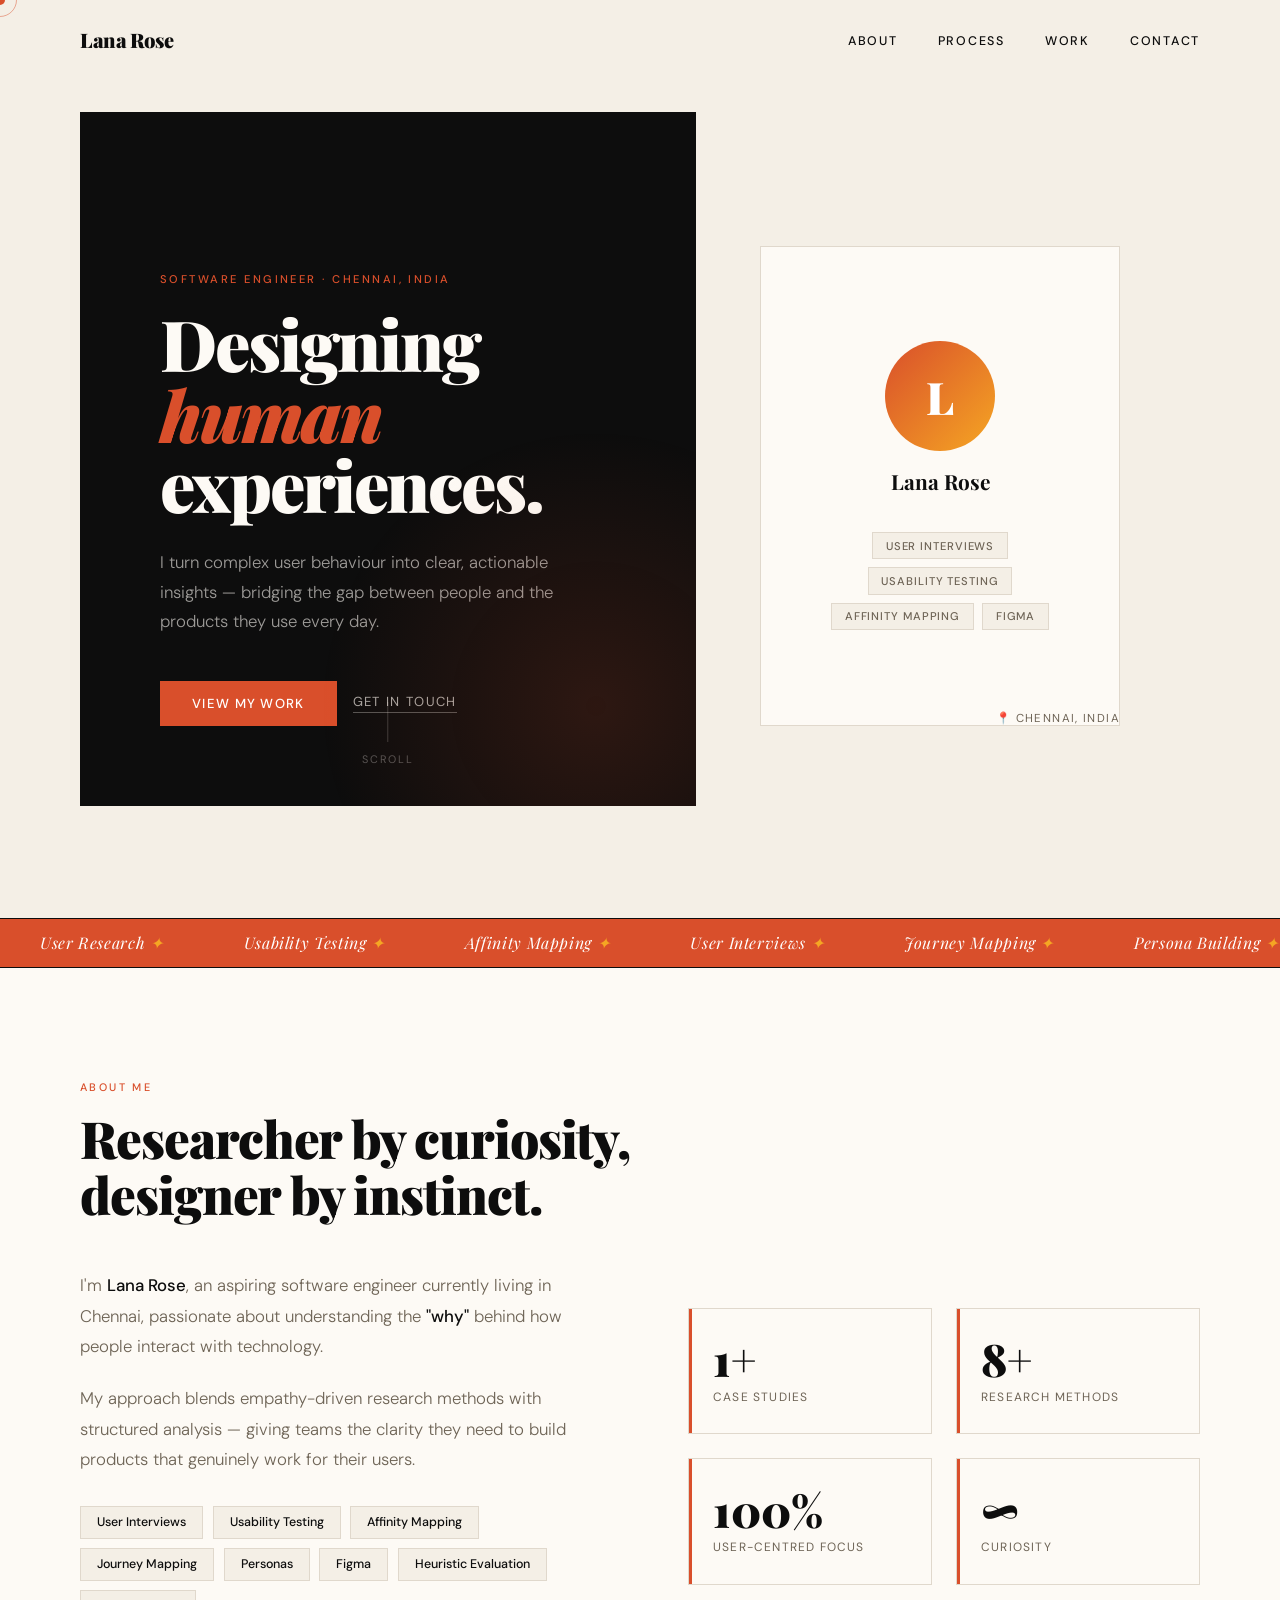
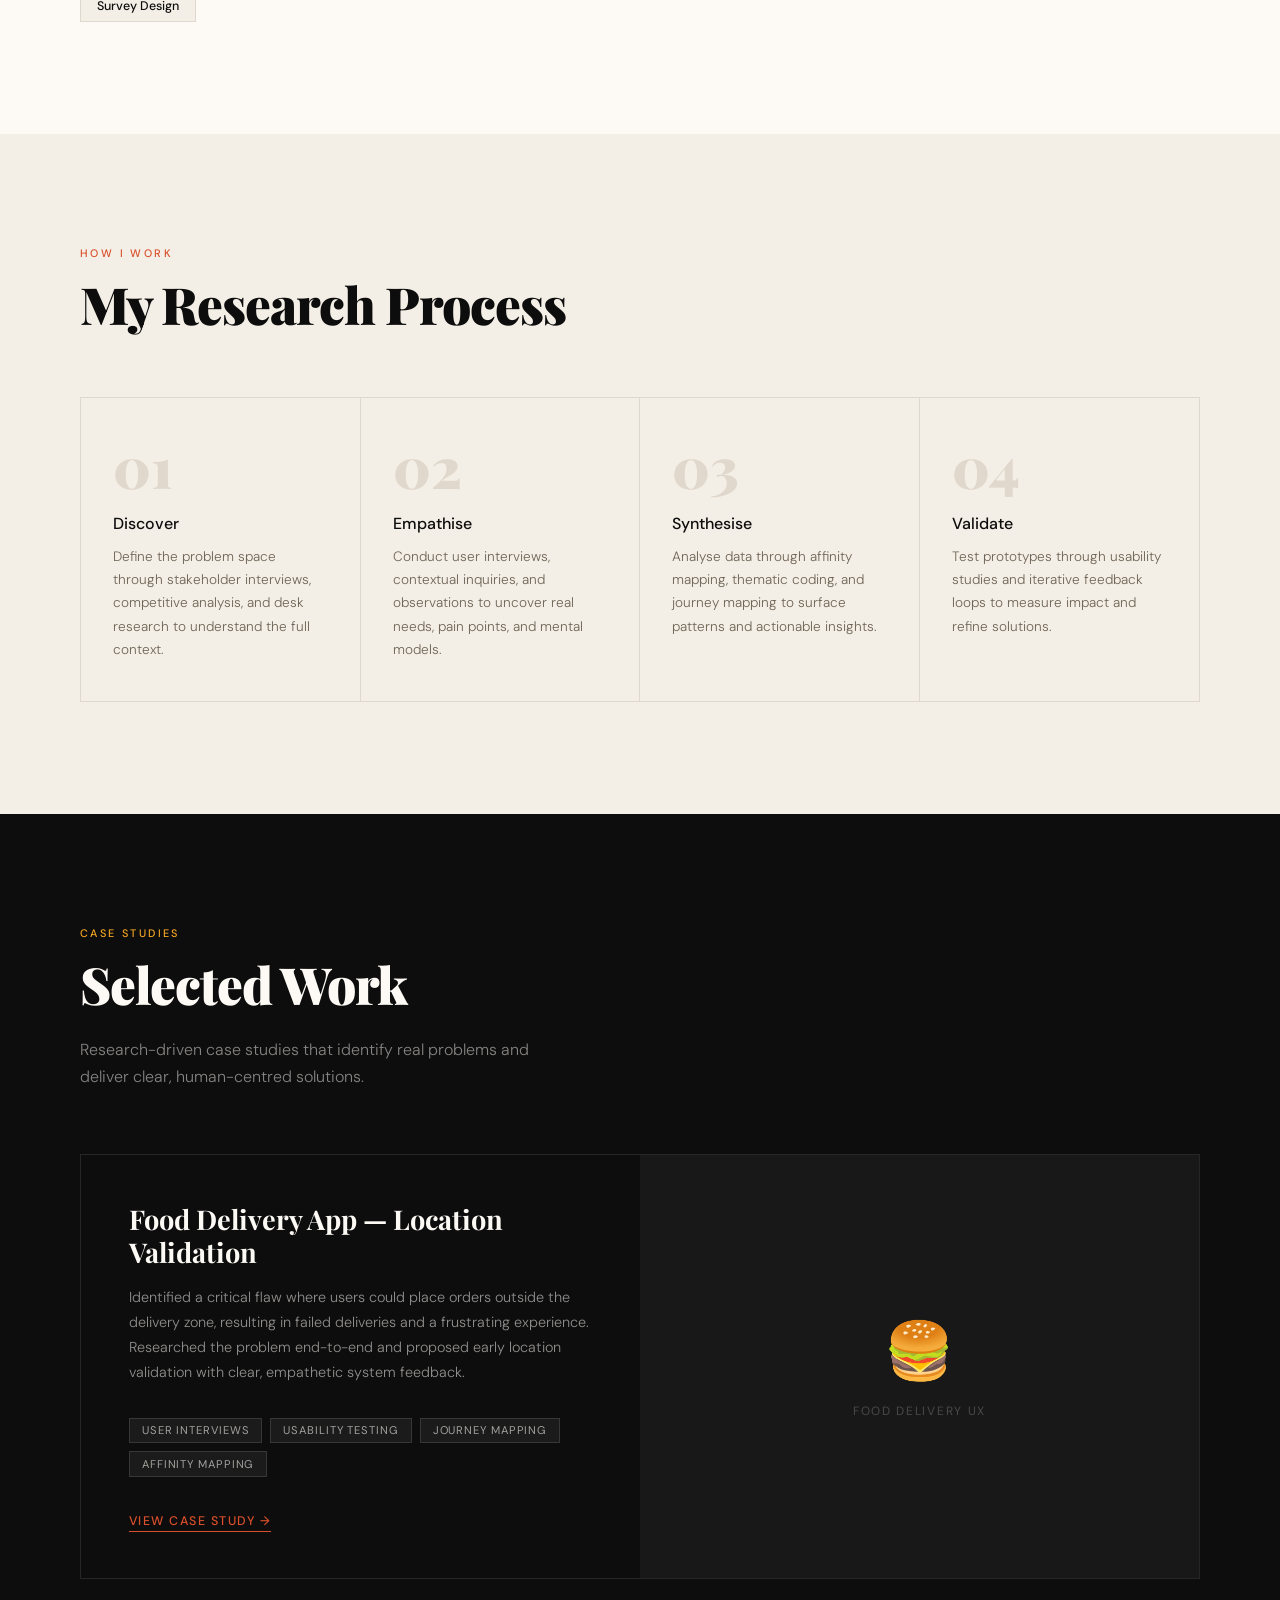
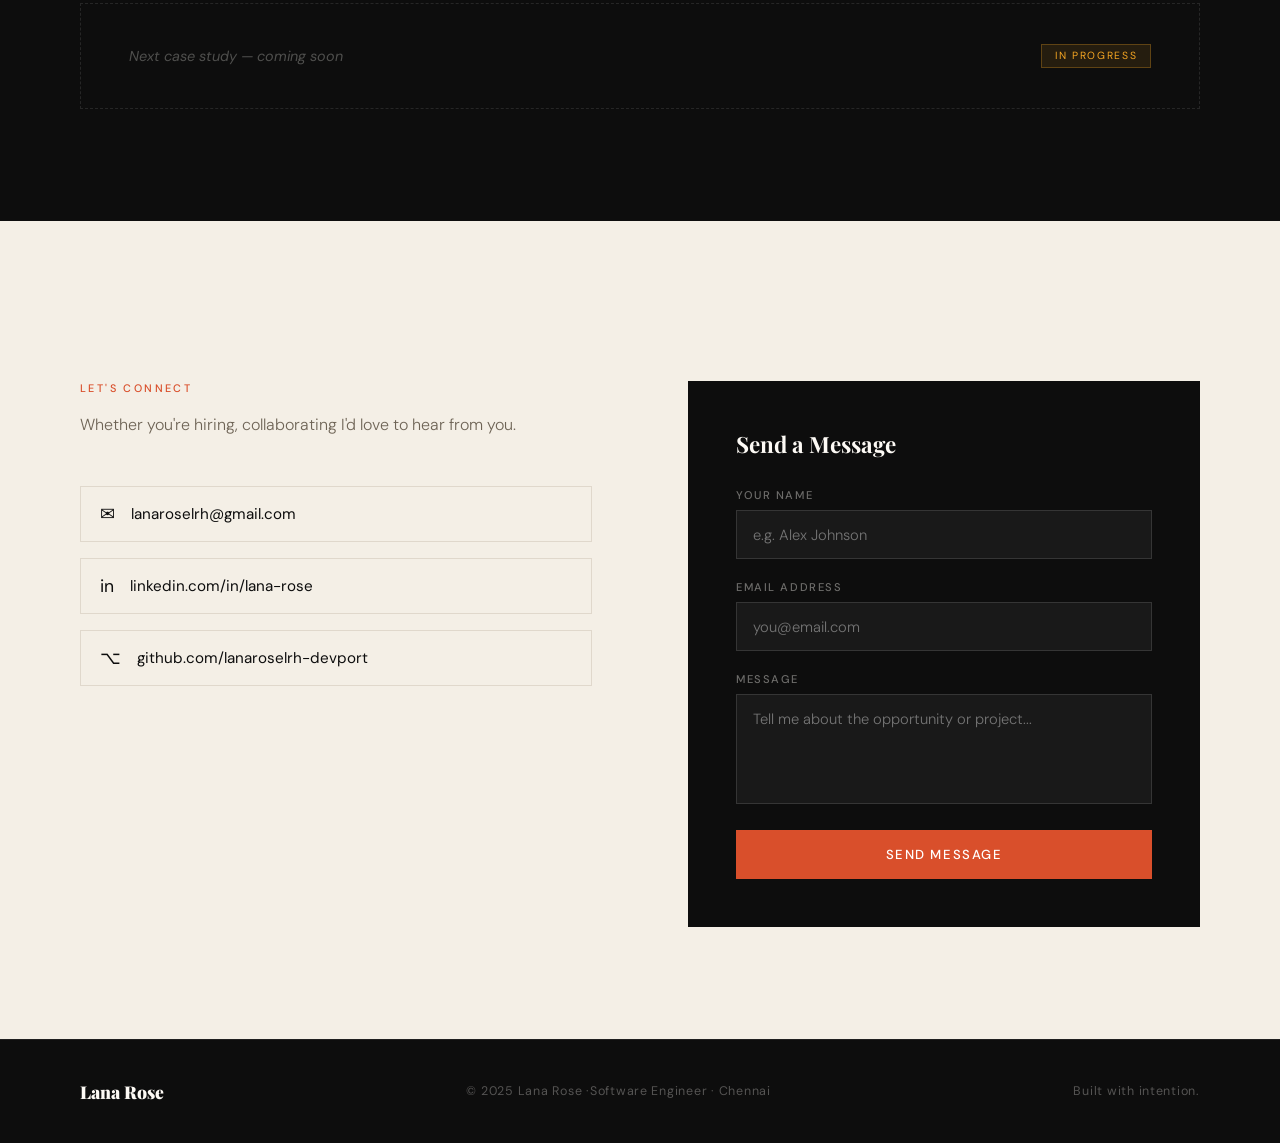
<file: index.html>
<!DOCTYPE html>
<html lang="en">
<head>
  <meta charset="UTF-8" />
  <meta name="viewport" content="width=device-width, initial-scale=1.0"/>
  <title>Lana Rose — UX Researcher</title>
  <link href="https://fonts.googleapis.com/css2?family=Playfair+Display:ital,wght@0,700;0,900;1,700&family=DM+Sans:opsz,wght@9..40,300;9..40,400;9..40,500&display=swap" rel="stylesheet"/>
  <style>
    :root {
      --ink: #0d0d0d;
      --cream: #f4efe6;
      --white: #fdfaf5;
      --accent: #d94f2b;
      --accent-light: #f5a623;
      --muted: #6e6456;
      --border: #e0d8cc;
    }

    *, *::before, *::after { box-sizing: border-box; margin: 0; padding: 0; }
    html { scroll-behavior: smooth; }

    body {
      background: var(--cream);
      color: var(--ink);
      font-family: 'DM Sans', sans-serif;
      overflow-x: hidden;
      cursor: none;
    }

    /* CURSOR */
    .cursor {
      width: 10px; height: 10px;
      background: var(--accent);
      border-radius: 50%;
      position: fixed; top: 0; left: 0;
      pointer-events: none; z-index: 9999;
      transform: translate(-50%,-50%);
    }
    .cursor-ring {
      width: 34px; height: 34px;
      border: 1.5px solid var(--accent);
      border-radius: 50%;
      position: fixed; top: 0; left: 0;
      pointer-events: none; z-index: 9998;
      transform: translate(-50%,-50%);
      opacity: 0.45;
    }

    /* NAV */
    nav {
      position: fixed; top: 0; width: 100%; z-index: 200;
      display: flex; justify-content: space-between; align-items: center;
      padding: 1.6rem 5rem;
    }
    nav.scrolled {
      background: rgba(244,239,230,0.92);
      backdrop-filter: blur(12px);
      border-bottom: 1px solid var(--border);
    }
    .nav-logo {
      font-family: 'Playfair Display', serif;
      font-weight: 900; font-size: 1.25rem;
      color: var(--ink); text-decoration: none;
      letter-spacing: -0.02em;
    }
    .nav-links { display: flex; gap: 2.5rem; list-style: none; }
    .nav-links a {
      font-size: 0.78rem; letter-spacing: 0.14em;
      text-transform: uppercase; font-weight: 500;
      color: var(--ink); text-decoration: none;
      transition: color .2s;
    }
    .nav-links a:hover { color: var(--accent); }

    /* HERO */
    .hero {
      min-height: 100vh;
      display: grid;
      grid-template-columns: 55% 45%;
      overflow: hidden;
    }
    .hero-left {
      background: var(--ink);
      padding: 10rem 5rem 5rem;
      display: flex; flex-direction: column; justify-content: flex-end;
      position: relative; overflow: hidden;
    }
    .hero-left::after {
      content: '';
      position: absolute;
      width: 600px; height: 600px; border-radius: 50%;
      background: radial-gradient(circle, rgba(217,79,43,0.16), transparent 65%);
      bottom: -200px; right: -200px;
      pointer-events: none;
    }
    .hero-eyebrow {
      font-size: 0.7rem; letter-spacing: 0.22em;
      text-transform: uppercase; color: var(--accent);
      font-weight: 500; margin-bottom: 1.4rem;
      opacity: 0; animation: fadeUp 0.7s 0.2s forwards;
    }
    .hero-name {
      font-family: 'Playfair Display', serif;
      font-size: clamp(3.2rem, 5.5vw, 5.2rem);
      font-weight: 900; color: var(--white);
      line-height: 1.0; letter-spacing: -0.03em;
      margin-bottom: 1.8rem;
      opacity: 0; animation: fadeUp 0.7s 0.35s forwards;
    }
    .hero-name em { font-style: italic; color: var(--accent); }
    .hero-desc {
      font-size: 1.05rem; line-height: 1.75;
      color: rgba(253,250,245,0.6);
      max-width: 400px; margin-bottom: 2.8rem; font-weight: 300;
      opacity: 0; animation: fadeUp 0.7s 0.5s forwards;
    }
    .hero-cta-row {
      display: flex; gap: 1rem; align-items: center;
      opacity: 0; animation: fadeUp 0.7s 0.65s forwards;
    }
    .btn-primary {
      background: var(--accent); color: #fff;
      padding: 0.85rem 2rem; border: none;
      font-family: 'DM Sans', sans-serif;
      font-size: 0.82rem; font-weight: 500;
      letter-spacing: 0.1em; text-transform: uppercase;
      text-decoration: none; display: inline-block;
      transition: background .2s, transform .2s;
    }
    .btn-primary:hover { background: #bf3a1f; transform: translateY(-2px); }
    .btn-ghost {
      color: rgba(253,250,245,0.65);
      font-size: 0.82rem; font-weight: 400;
      letter-spacing: 0.1em; text-transform: uppercase;
      text-decoration: none;
      border-bottom: 1px solid rgba(253,250,245,0.3);
      padding-bottom: 2px;
      transition: color .2s, border-color .2s;
    }
    .btn-ghost:hover { color: var(--white); border-color: var(--white); }

    .hero-right {
      background: var(--cream);
      display: flex; align-items: flex-end; justify-content: center;
      padding: 5rem 3rem 5rem 2rem;
      position: relative;
    }
    .hero-visual {
      width: 100%; max-width: 360px;
      aspect-ratio: 3/4;
      background: var(--white);
      border: 1px solid var(--border);
      overflow: hidden;
      opacity: 0; animation: fadeIn 1s 0.8s forwards;
    }
    .hero-visual-inner {
      width: 100%; height: 100%;
      display: flex; align-items: center; justify-content: center;
      flex-direction: column; gap: 1rem; padding: 2.5rem;
    }
    .avatar-placeholder {
      width: 110px; height: 110px; border-radius: 50%;
      background: linear-gradient(135deg, var(--accent), var(--accent-light));
      display: flex; align-items: center; justify-content: center;
      font-family: 'Playfair Display', serif;
      font-size: 2.8rem; font-weight: 900; color: #fff;
    }
    .hero-visual-text { text-align: center; }
    .hero-visual-text h3 {
      font-family: 'Playfair Display', serif;
      font-size: 1.3rem; font-weight: 700; margin-bottom: 0.3rem;
    }
    .hero-visual-text p { font-size: 0.8rem; color: var(--muted); letter-spacing: 0.06em; }
    .hero-chips {
      display: flex; flex-wrap: wrap; gap: 0.5rem;
      justify-content: center; margin-top: 1rem;
    }
    .chip {
      background: var(--cream); border: 1px solid var(--border);
      padding: 0.35rem 0.8rem;
      font-size: 0.7rem; font-weight: 500;
      letter-spacing: 0.08em; text-transform: uppercase; color: var(--muted);
    }
    .hero-location {
      position: absolute; bottom: 5rem; right: 5rem;
      font-size: 0.72rem; letter-spacing: 0.12em;
      text-transform: uppercase; color: var(--muted);
    }
    .hero-scroll-hint {
      position: absolute; bottom: 2.5rem; left: 50%;
      transform: translateX(-50%);
      font-size: 0.68rem; letter-spacing: 0.16em;
      text-transform: uppercase; color: rgba(253,250,245,0.3);
      display: flex; flex-direction: column; align-items: center; gap: 0.6rem;
    }
    .scroll-line {
      width: 1px; height: 40px;
      background: rgba(253,250,245,0.2);
      animation: scrollPulse 2s infinite;
    }

    /* MARQUEE */
    .marquee-wrap {
      background: var(--accent);
      overflow: hidden; padding: 0.85rem 0;
      border-top: 1px solid var(--ink);
      border-bottom: 1px solid var(--ink);
    }
    .marquee-track {
      display: flex; white-space: nowrap;
      animation: marquee 20s linear infinite;
    }
    .marquee-item {
      font-family: 'Playfair Display', serif;
      font-style: italic; font-size: 1rem;
      color: #fff; padding: 0 2.5rem; letter-spacing: 0.04em;
    }
    .marquee-dot { color: var(--accent-light); }

    /* SECTION BASE */
    section { padding: 7rem 5rem; }
    .section-label {
      font-size: 0.68rem; letter-spacing: 0.22em;
      text-transform: uppercase; color: var(--accent);
      font-weight: 500; margin-bottom: 1rem;
    }
    .section-title {
      font-family: 'Playfair Display', serif;
      font-size: clamp(2rem, 4vw, 3.2rem);
      font-weight: 900; line-height: 1.1;
      letter-spacing: -0.02em; margin-bottom: 1.5rem;
    }

    /* ABOUT */
    .about { background: var(--white); }
    .about-grid {
      display: grid; grid-template-columns: 1fr 1fr;
      gap: 6rem; align-items: center; margin-top: 3rem;
    }
    .about-text p {
      font-size: 1.05rem; line-height: 1.8;
      color: var(--muted); margin-bottom: 1.4rem; font-weight: 300;
    }
    .about-text p strong { color: var(--ink); font-weight: 500; }
    .about-stats {
      display: grid; grid-template-columns: 1fr 1fr; gap: 1.5rem;
    }
    .stat-card {
      border: 1px solid var(--border);
      padding: 1.8rem 1.5rem;
      position: relative; overflow: hidden;
      transition: border-color .2s;
    }
    .stat-card:hover { border-color: var(--accent); }
    .stat-card::before {
      content: '';
      position: absolute; top: 0; left: 0;
      width: 3px; height: 100%;
      background: var(--accent);
    }
    .stat-num {
      font-family: 'Playfair Display', serif;
      font-size: 2.8rem; font-weight: 900;
      line-height: 1; color: var(--ink); margin-bottom: 0.4rem;
    }
    .stat-label {
      font-size: 0.75rem; letter-spacing: 0.1em;
      text-transform: uppercase; color: var(--muted);
    }
    .skills-list { display: flex; flex-wrap: wrap; gap: 0.6rem; margin-top: 2rem; }
    .skill-tag {
      background: var(--cream); border: 1px solid var(--border);
      padding: 0.45rem 1rem;
      font-size: 0.78rem; font-weight: 500; color: var(--ink);
      transition: background .2s, border-color .2s, color .2s;
    }
    .skill-tag:hover { background: var(--accent); color: #fff; border-color: var(--accent); }

    /* PROCESS */
    .process { background: var(--cream); }
    .process-steps {
      display: grid; grid-template-columns: repeat(4, 1fr);
      border: 1px solid var(--border); margin-top: 4rem;
    }
    .process-step {
      padding: 2.5rem 2rem;
      border-right: 1px solid var(--border);
      transition: background .25s;
    }
    .process-step:last-child { border-right: none; }
    .process-step:hover { background: var(--white); }
    .step-num {
      font-family: 'Playfair Display', serif;
      font-size: 3.5rem; font-weight: 900;
      color: var(--border); line-height: 1; margin-bottom: 1.2rem;
      transition: color .25s;
    }
    .process-step:hover .step-num { color: var(--accent); }
    .step-title { font-size: 1rem; font-weight: 500; margin-bottom: 0.7rem; }
    .step-desc { font-size: 0.85rem; line-height: 1.7; color: var(--muted); font-weight: 300; }

    /* PROJECTS */
    .projects { background: var(--ink); }
    .projects .section-title { color: var(--white); }
    .projects .section-label { color: var(--accent-light); }
    .projects-desc {
      font-size: 1rem; color: rgba(253,250,245,0.5);
      max-width: 500px; line-height: 1.7; font-weight: 300; margin-bottom: 4rem;
    }
    .project-card {
      border: 1px solid rgba(255,255,255,0.1);
      display: grid; grid-template-columns: 1fr 1fr;
      margin-bottom: 1.5rem;
      transition: border-color .25s; overflow: hidden;
    }
    .project-card:hover { border-color: var(--accent); }
    .project-info { padding: 3rem; }
    .project-tag {
      font-size: 0.68rem; letter-spacing: 0.18em;
      text-transform: uppercase; color: var(--accent);
      font-weight: 500; margin-bottom: 1rem;
    }
    .project-title {
      font-family: 'Playfair Display', serif;
      font-size: 1.7rem; font-weight: 700;
      color: var(--white); line-height: 1.2; margin-bottom: 1rem;
    }
    .project-desc {
      font-size: 0.9rem; line-height: 1.75;
      color: rgba(253,250,245,0.55); font-weight: 300; margin-bottom: 2rem;
    }
    .project-methods { display: flex; flex-wrap: wrap; gap: 0.5rem; margin-bottom: 2rem; }
    .method-tag {
      background: rgba(255,255,255,0.06);
      border: 1px solid rgba(255,255,255,0.12);
      padding: 0.3rem 0.75rem;
      font-size: 0.7rem; letter-spacing: 0.08em;
      text-transform: uppercase; color: rgba(253,250,245,0.6);
    }
    .project-link {
      font-size: 0.78rem; letter-spacing: 0.12em;
      text-transform: uppercase; color: var(--accent);
      text-decoration: none; font-weight: 500;
      border-bottom: 1px solid var(--accent);
      padding-bottom: 2px; transition: opacity .2s;
    }
    .project-link:hover { opacity: 0.7; }
    .project-visual {
      background: #181818;
      display: flex; align-items: center; justify-content: center;
      min-height: 300px;
    }
    .project-visual-content { text-align: center; padding: 2rem; }
    .pv-icon { font-size: 3.5rem; margin-bottom: 1rem; display: block; }
    .pv-label {
      font-size: 0.75rem; letter-spacing: 0.14em;
      text-transform: uppercase; color: rgba(253,250,245,0.22);
    }
    .project-coming {
      border: 1px dashed rgba(255,255,255,0.1);
      padding: 2.5rem 3rem;
      display: flex; align-items: center; justify-content: space-between;
    }
    .project-coming p { font-size: 0.9rem; color: rgba(253,250,245,0.28); font-style: italic; }
    .coming-badge {
      background: rgba(245,166,35,0.1); border: 1px solid rgba(245,166,35,0.28);
      padding: 0.3rem 0.8rem;
      font-size: 0.65rem; letter-spacing: 0.16em;
      text-transform: uppercase; color: var(--accent-light);
    }

    /* CONTACT */
    .contact { background: var(--cream); }
    .contact-grid {
      display: grid; grid-template-columns: 1fr 1fr;
      gap: 6rem; align-items: start; margin-top: 3rem;
    }
    .contact-sub {
      font-size: 1rem; color: var(--muted);
      line-height: 1.7; font-weight: 300; margin-bottom: 3rem;
    }
    .contact-links { display: flex; flex-direction: column; gap: 1rem; }
    .contact-link {
      display: flex; align-items: center; gap: 1rem;
      text-decoration: none; color: var(--ink);
      font-size: 0.95rem; font-weight: 400;
      padding: 1rem 1.2rem;
      border: 1px solid var(--border);
      transition: border-color .2s, background .2s;
    }
    .contact-link:hover { border-color: var(--accent); background: var(--white); }
    .contact-link-icon { font-size: 1.1rem; }
    .contact-right {
      background: var(--ink); padding: 3rem;
    }
    .contact-right h3 {
      font-family: 'Playfair Display', serif;
      font-size: 1.4rem; font-weight: 700;
      color: var(--white); margin-bottom: 1.8rem;
    }
    .form-group { margin-bottom: 1.3rem; }
    .form-group label {
      display: block; font-size: 0.7rem;
      letter-spacing: 0.14em; text-transform: uppercase;
      color: rgba(253,250,245,0.4); margin-bottom: 0.5rem; font-weight: 500;
    }
    .form-group input,
    .form-group textarea {
      width: 100%;
      background: rgba(255,255,255,0.05);
      border: 1px solid rgba(255,255,255,0.12);
      padding: 0.85rem 1rem;
      color: var(--white);
      font-family: 'DM Sans', sans-serif;
      font-size: 0.92rem; font-weight: 300;
      outline: none; resize: none;
      transition: border-color .2s;
    }
    .form-group input:focus,
    .form-group textarea:focus { border-color: var(--accent); }
    .form-group textarea { height: 110px; }
    .btn-submit {
      width: 100%; background: var(--accent); color: #fff;
      border: none; padding: 1rem;
      font-family: 'DM Sans', sans-serif;
      font-size: 0.82rem; font-weight: 500;
      letter-spacing: 0.12em; text-transform: uppercase;
      cursor: none; transition: background .2s;
    }
    .btn-submit:hover { background: #bf3a1f; }

    /* FOOTER */
    footer {
      background: var(--ink);
      padding: 2.5rem 5rem;
      display: flex; justify-content: space-between; align-items: center;
      border-top: 1px solid rgba(255,255,255,0.08);
    }
    footer p { font-size: 0.78rem; color: rgba(253,250,245,0.3); letter-spacing: 0.06em; }
    .footer-logo {
      font-family: 'Playfair Display', serif;
      font-weight: 900; font-size: 1.1rem; color: var(--white);
    }

    /* ANIMATIONS */
    @keyframes fadeUp {
      from { opacity: 0; transform: translateY(22px); }
      to   { opacity: 1; transform: translateY(0); }
    }
    @keyframes fadeIn {
      from { opacity: 0; }
      to   { opacity: 1; }
    }
    @keyframes scrollPulse {
      0%,100% { opacity: 0.15; }
      50% { opacity: 0.6; }
    }
    @keyframes marquee {
      from { transform: translateX(0); }
      to   { transform: translateX(-50%); }
    }

    .reveal {
      opacity: 0; transform: translateY(28px);
      transition: opacity 0.65s ease, transform 0.65s ease;
    }
    .reveal.visible { opacity: 1; transform: translateY(0); }

    /* RESPONSIVE */
    @media (max-width: 900px) {
      nav { padding: 1.4rem 2rem; }
      section { padding: 5rem 2rem; }
      .hero { grid-template-columns: 1fr; }
      .hero-right { display: none; }
      .hero-left { padding: 8rem 2rem 4rem; }
      .about-grid, .contact-grid { grid-template-columns: 1fr; gap: 3rem; }
      .process-steps { grid-template-columns: 1fr 1fr; }
      .process-step { border-bottom: 1px solid var(--border); }
      .project-card { grid-template-columns: 1fr; }
      .project-visual { min-height: 180px; }
      footer { flex-direction: column; gap: 1rem; text-align: center; padding: 2rem; }
    }
  </style>
</head>
<body>

  <div class="cursor" id="cursor"></div>
  <div class="cursor-ring" id="cursorRing"></div>

  <!-- NAV -->
  <nav id="navbar">
    <a class="nav-logo" href="#">Lana Rose</a>
    <ul class="nav-links">
      <li><a href="#about">About</a></li>
      <li><a href="#process">Process</a></li>
      <li><a href="#projects">Work</a></li>
      <li><a href="#contact">Contact</a></li>
    </ul>
  </nav>

  <!-- HERO -->
  <section class="hero" id="home">
    <div class="hero-left">
      <p class="hero-eyebrow">Software Engineer · Chennai, India</p>
      <h1 class="hero-name">
        Designing<br><em>human</em><br>experiences.
      </h1>
      <p class="hero-desc">
        I turn complex user behaviour into clear, actionable insights — bridging the gap between people and the products they use every day.
      </p>
      <div class="hero-cta-row">
        <a href="#projects" class="btn-primary">View My Work</a>
        <a href="#contact" class="btn-ghost">Get in Touch</a>
      </div>
      <div class="hero-scroll-hint">
        <div class="scroll-line"></div>
        Scroll
      </div>
    </div>
    <div class="hero-right">
      <div class="hero-visual">
        <div class="hero-visual-inner">
          <div class="avatar-placeholder">L</div>
          <div class="hero-visual-text">
            <h3>Lana Rose</h3>
            
          </div>
          <div class="hero-chips">
            <span class="chip">User Interviews</span>
            <span class="chip">Usability Testing</span>
            <span class="chip">Affinity Mapping</span>
            <span class="chip">Figma</span>
          </div>
        </div>
      </div>
      <p class="hero-location">📍 Chennai, India</p>
    </div>
  </section>

  <!-- MARQUEE -->
  <div class="marquee-wrap">
    <div class="marquee-track">
      <span class="marquee-item">User Research <span class="marquee-dot">✦</span></span>
      <span class="marquee-item">Usability Testing <span class="marquee-dot">✦</span></span>
      <span class="marquee-item">Affinity Mapping <span class="marquee-dot">✦</span></span>
      <span class="marquee-item">User Interviews <span class="marquee-dot">✦</span></span>
      <span class="marquee-item">Journey Mapping <span class="marquee-dot">✦</span></span>
      <span class="marquee-item">Persona Building <span class="marquee-dot">✦</span></span>
      <span class="marquee-item">Heuristic Evaluation <span class="marquee-dot">✦</span></span>
      <span class="marquee-item">Figma <span class="marquee-dot">✦</span></span>
      <span class="marquee-item">User Research <span class="marquee-dot">✦</span></span>
      <span class="marquee-item">Usability Testing <span class="marquee-dot">✦</span></span>
      <span class="marquee-item">Affinity Mapping <span class="marquee-dot">✦</span></span>
      <span class="marquee-item">User Interviews <span class="marquee-dot">✦</span></span>
      <span class="marquee-item">Journey Mapping <span class="marquee-dot">✦</span></span>
      <span class="marquee-item">Persona Building <span class="marquee-dot">✦</span></span>
      <span class="marquee-item">Heuristic Evaluation <span class="marquee-dot">✦</span></span>
      <span class="marquee-item">Figma <span class="marquee-dot">✦</span></span>
    </div>
  </div>

  <!-- ABOUT -->
  <section class="about" id="about">
    <p class="section-label reveal">About Me</p>
    <h2 class="section-title reveal">Researcher by curiosity,<br>designer by instinct.</h2>
    <div class="about-grid">
      <div class="about-text reveal">
        <p>I'm <strong>Lana Rose</strong>, an aspiring software engineer currently living  in Chennai, passionate about understanding the <strong>"why"</strong> behind how people interact with technology.</p>
        <p>My approach blends empathy-driven research methods with structured analysis — giving teams the clarity they need to build products that genuinely work for their users.</p>
        
        <div class="skills-list">
          <span class="skill-tag">User Interviews</span>
          <span class="skill-tag">Usability Testing</span>
          <span class="skill-tag">Affinity Mapping</span>
          <span class="skill-tag">Journey Mapping</span>
          <span class="skill-tag">Personas</span>
          <span class="skill-tag">Figma</span>
          <span class="skill-tag">Heuristic Evaluation</span>
          <span class="skill-tag">Survey Design</span>
        </div>
      </div>
      <div class="about-stats reveal">
        <div class="stat-card">
          <div class="stat-num">1+</div>
          <div class="stat-label">Case Studies</div>
        </div>
        <div class="stat-card">
          <div class="stat-num">8+</div>
          <div class="stat-label">Research Methods</div>
        </div>
        <div class="stat-card">
          <div class="stat-num">100%</div>
          <div class="stat-label">User-Centred Focus</div>
        </div>
        <div class="stat-card">
          <div class="stat-num">∞</div>
          <div class="stat-label">Curiosity</div>
        </div>
      </div>
    </div>
  </section>

  <!-- PROCESS -->
  <section class="process" id="process">
    <p class="section-label reveal">How I Work</p>
    <h2 class="section-title reveal">My Research Process</h2>
    <div class="process-steps reveal">
      <div class="process-step">
        <div class="step-num">01</div>
        <div class="step-title">Discover</div>
        <p class="step-desc">Define the problem space through stakeholder interviews, competitive analysis, and desk research to understand the full context.</p>
      </div>
      <div class="process-step">
        <div class="step-num">02</div>
        <div class="step-title">Empathise</div>
        <p class="step-desc">Conduct user interviews, contextual inquiries, and observations to uncover real needs, pain points, and mental models.</p>
      </div>
      <div class="process-step">
        <div class="step-num">03</div>
        <div class="step-title">Synthesise</div>
        <p class="step-desc">Analyse data through affinity mapping, thematic coding, and journey mapping to surface patterns and actionable insights.</p>
      </div>
      <div class="process-step">
        <div class="step-num">04</div>
        <div class="step-title">Validate</div>
        <p class="step-desc">Test prototypes through usability studies and iterative feedback loops to measure impact and refine solutions.</p>
      </div>
    </div>
  </section>

  <!-- PROJECTS -->
  <section class="projects" id="projects">
    <p class="section-label reveal">Case Studies</p>
    <h2 class="section-title reveal">Selected Work</h2>
    <p class="projects-desc reveal">Research-driven case studies that identify real problems and deliver clear, human-centred solutions.</p>

    <div class="project-card reveal">
      <div class="project-info">
       
        <h3 class="project-title">Food Delivery App — Location Validation</h3>
        <p class="project-desc">
          Identified a critical flaw where users could place orders outside the delivery zone, resulting in failed deliveries and a frustrating experience. Researched the problem end-to-end and proposed early location validation with clear, empathetic system feedback.
        </p>
        <div class="project-methods">
          <span class="method-tag">User Interviews</span>
          <span class="method-tag">Usability Testing</span>
          <span class="method-tag">Journey Mapping</span>
          <span class="method-tag">Affinity Mapping</span>
        </div>
        <a href="project1.html" class="project-link">View Case Study →</a>
      </div>
      <div class="project-visual">
        <div class="project-visual-content">
          <span class="pv-icon">🍔</span>
          <p class="pv-label">Food Delivery UX</p>
        </div>
      </div>
    </div>

    <div class="project-coming reveal">
      <p>Next case study — coming soon</p>
      <span class="coming-badge">In Progress</span>
    </div>
  </section>

  <!-- CONTACT -->
  <section class="contact" id="contact">
    <div class="contact-grid">
      <div class="contact-left">
        <p class="section-label reveal">Let's Connect</p>
        <p class="contact-sub reveal">Whether you're hiring, collaborating I'd love to hear from you.</p>
        <div class="contact-links reveal">
          <a href="mailto:your.email@gmail.com" class="contact-link">
            <span class="contact-link-icon">✉</span>
            <span class="contact-link-text">lanaroselrh@gmail.com</span>
          </a>
          <a href="https://www.linkedin.com/in/lana-rose" target="_blank" class="contact-link">
            <span class="contact-link-icon">in</span>
            <span class="contact-link-text">linkedin.com/in/lana-rose</span>
          </a>
          <a href="https://github.com/lanaroselrh-devport" target="_blank" class="contact-link">
            <span class="contact-link-icon">⌥</span>
            <span class="contact-link-text">github.com/lanaroselrh-devport</span>
          </a>
        </div>
      </div>
      <div class="contact-right reveal">
        <h3>Send a Message</h3>
        <div class="form-group">
          <label>Your Name</label>
          <input type="text" placeholder="e.g. Alex Johnson" />
        </div>
        <div class="form-group">
          <label>Email Address</label>
          <input type="email" placeholder="you@email.com" />
        </div>
        <div class="form-group">
          <label>Message</label>
          <textarea placeholder="Tell me about the opportunity or project..."></textarea>
        </div>
        <button class="btn-submit">Send Message</button>
      </div>
    </div>
  </section>

  <!-- FOOTER -->
  <footer>
    <span class="footer-logo">Lana Rose</span>
    <p>© 2025 Lana Rose ·Software Engineer · Chennai</p>
    <p>Built with intention.</p>
  </footer>

  <script>
    // Custom cursor
    const cursor = document.getElementById('cursor');
    const ring = document.getElementById('cursorRing');
    let mx = 0, my = 0, rx = 0, ry = 0;
    document.addEventListener('mousemove', e => { mx = e.clientX; my = e.clientY; });
    (function animCursor() {
      cursor.style.left = mx + 'px'; cursor.style.top = my + 'px';
      rx += (mx - rx) * 0.12; ry += (my - ry) * 0.12;
      ring.style.left = rx + 'px'; ring.style.top = ry + 'px';
      requestAnimationFrame(animCursor);
    })();

    // Navbar scroll
    const navbar = document.getElementById('navbar');
    window.addEventListener('scroll', () => {
      navbar.classList.toggle('scrolled', window.scrollY > 60);
    });

    // Scroll reveal
    const observer = new IntersectionObserver(entries => {
      entries.forEach(e => { if (e.isIntersecting) e.target.classList.add('visible'); });
    }, { threshold: 0.1 });
    document.querySelectorAll('.reveal').forEach(el => observer.observe(el));
  </script>
</body>
</html>
</file>
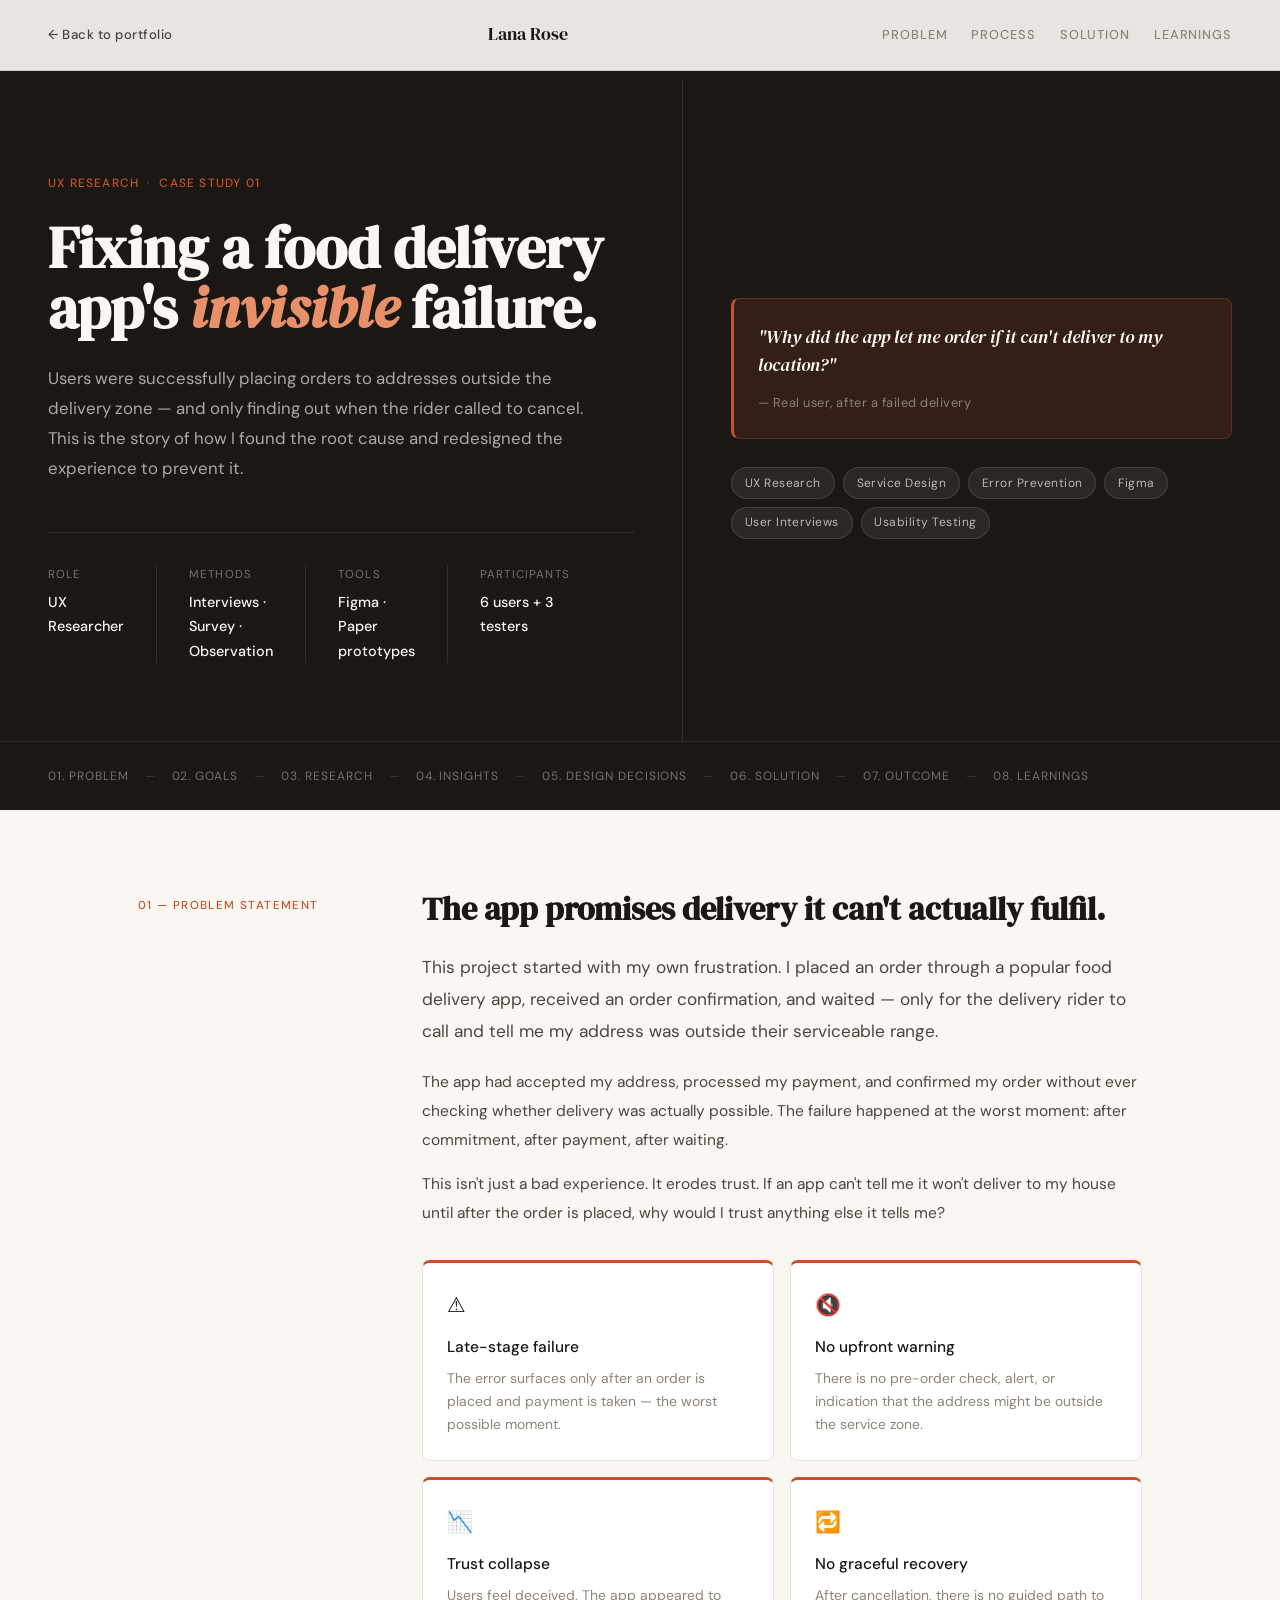
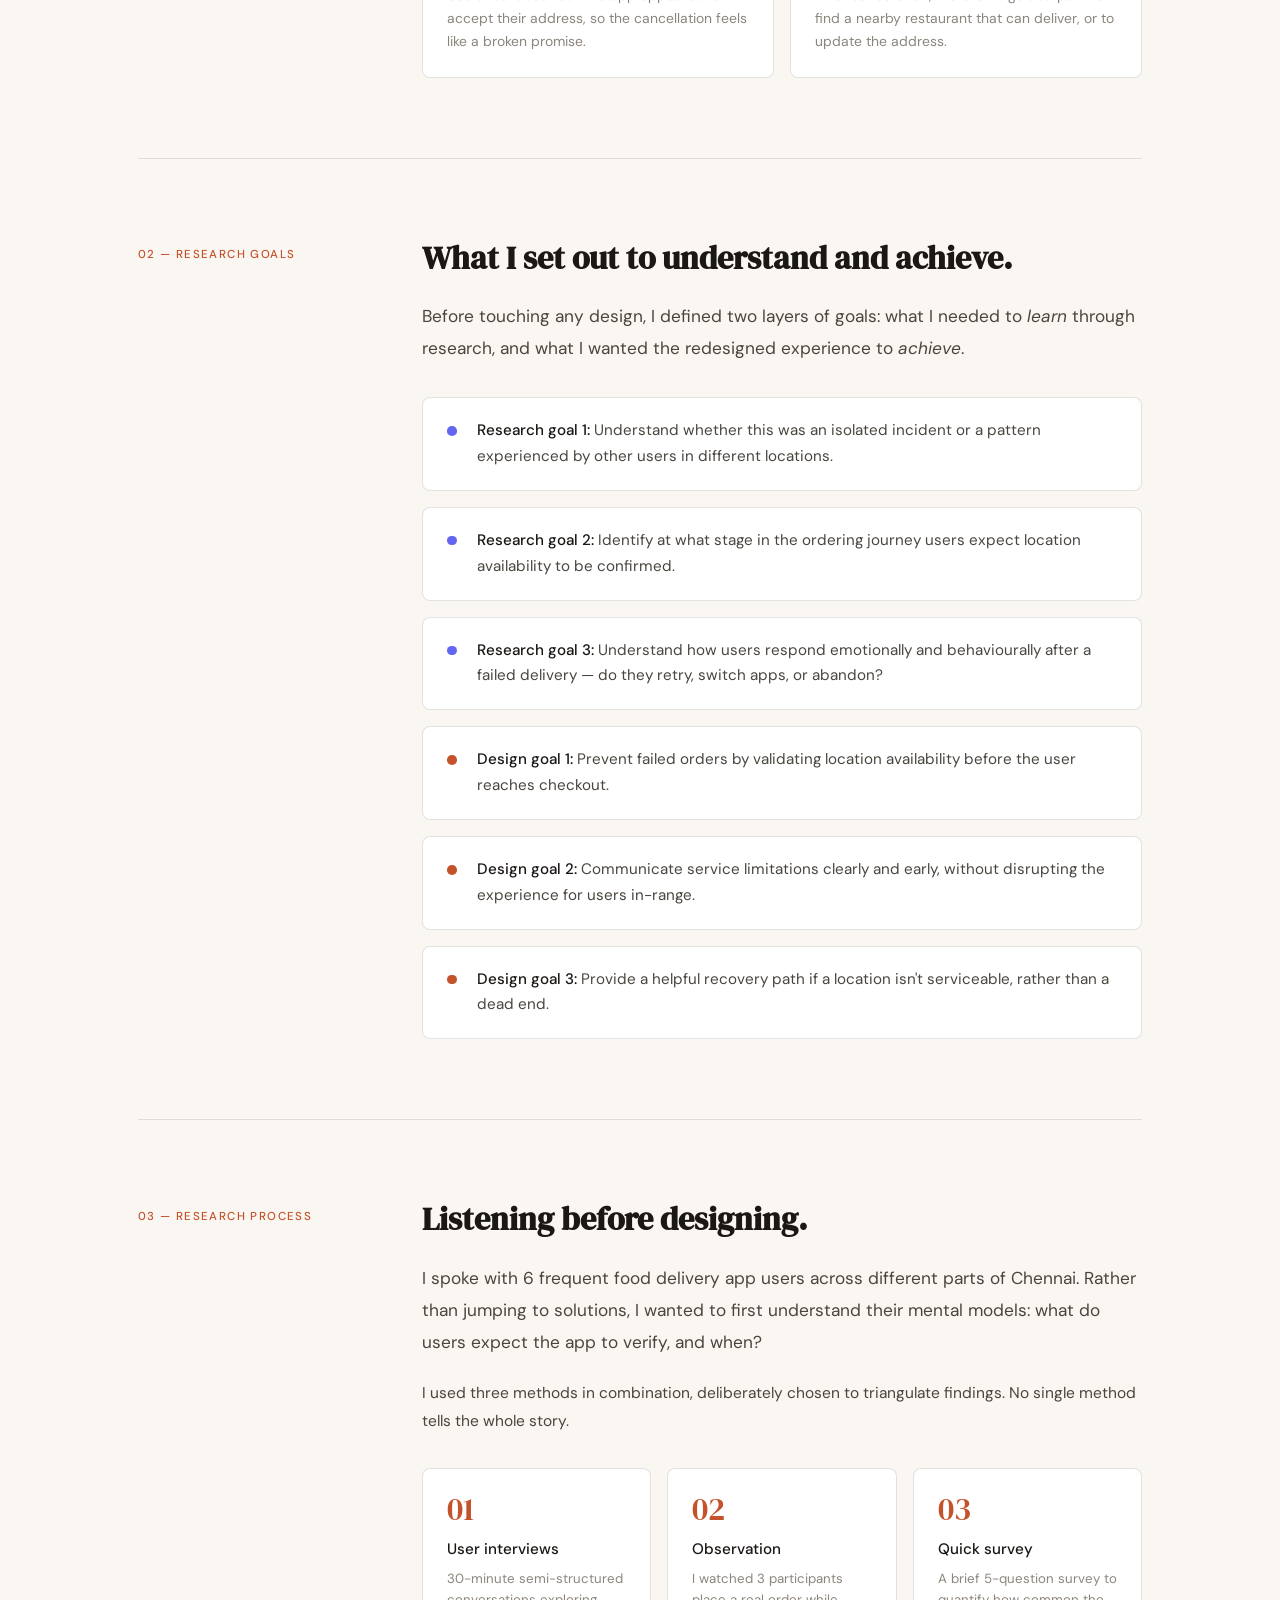
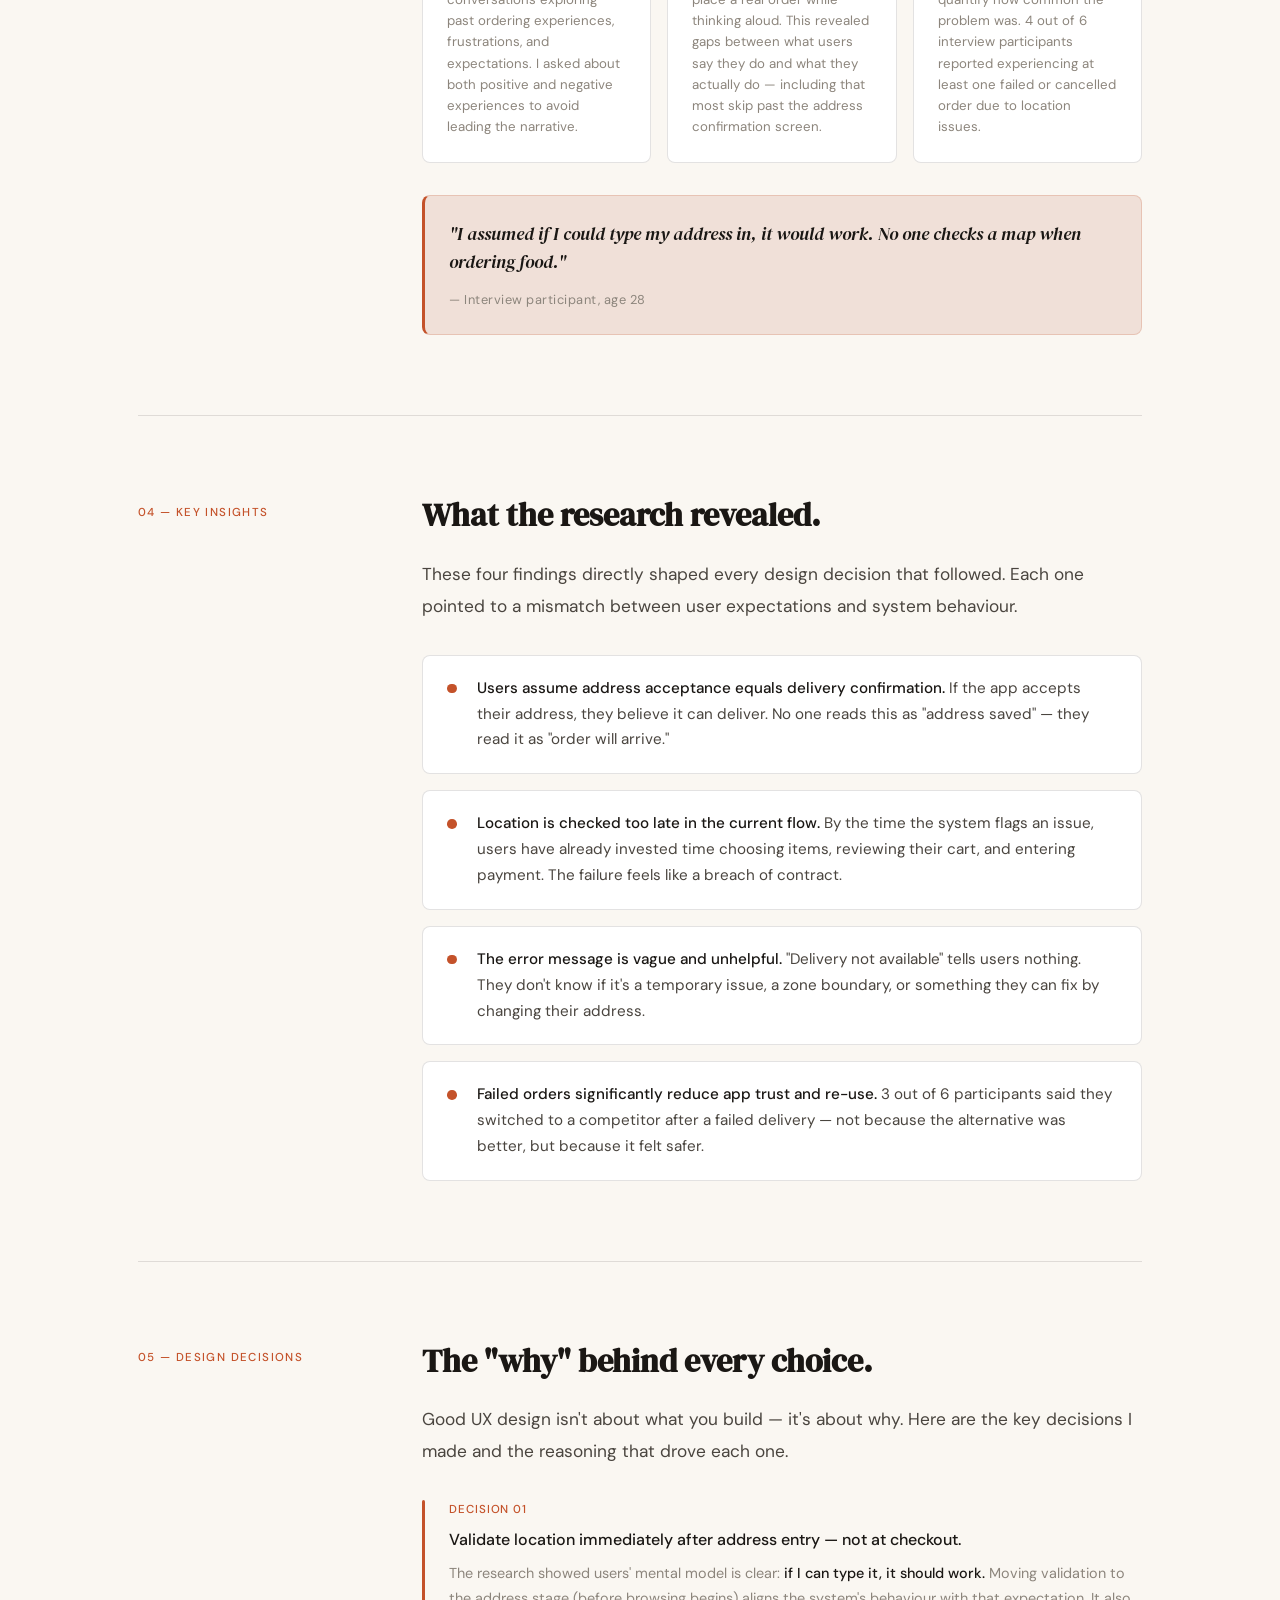
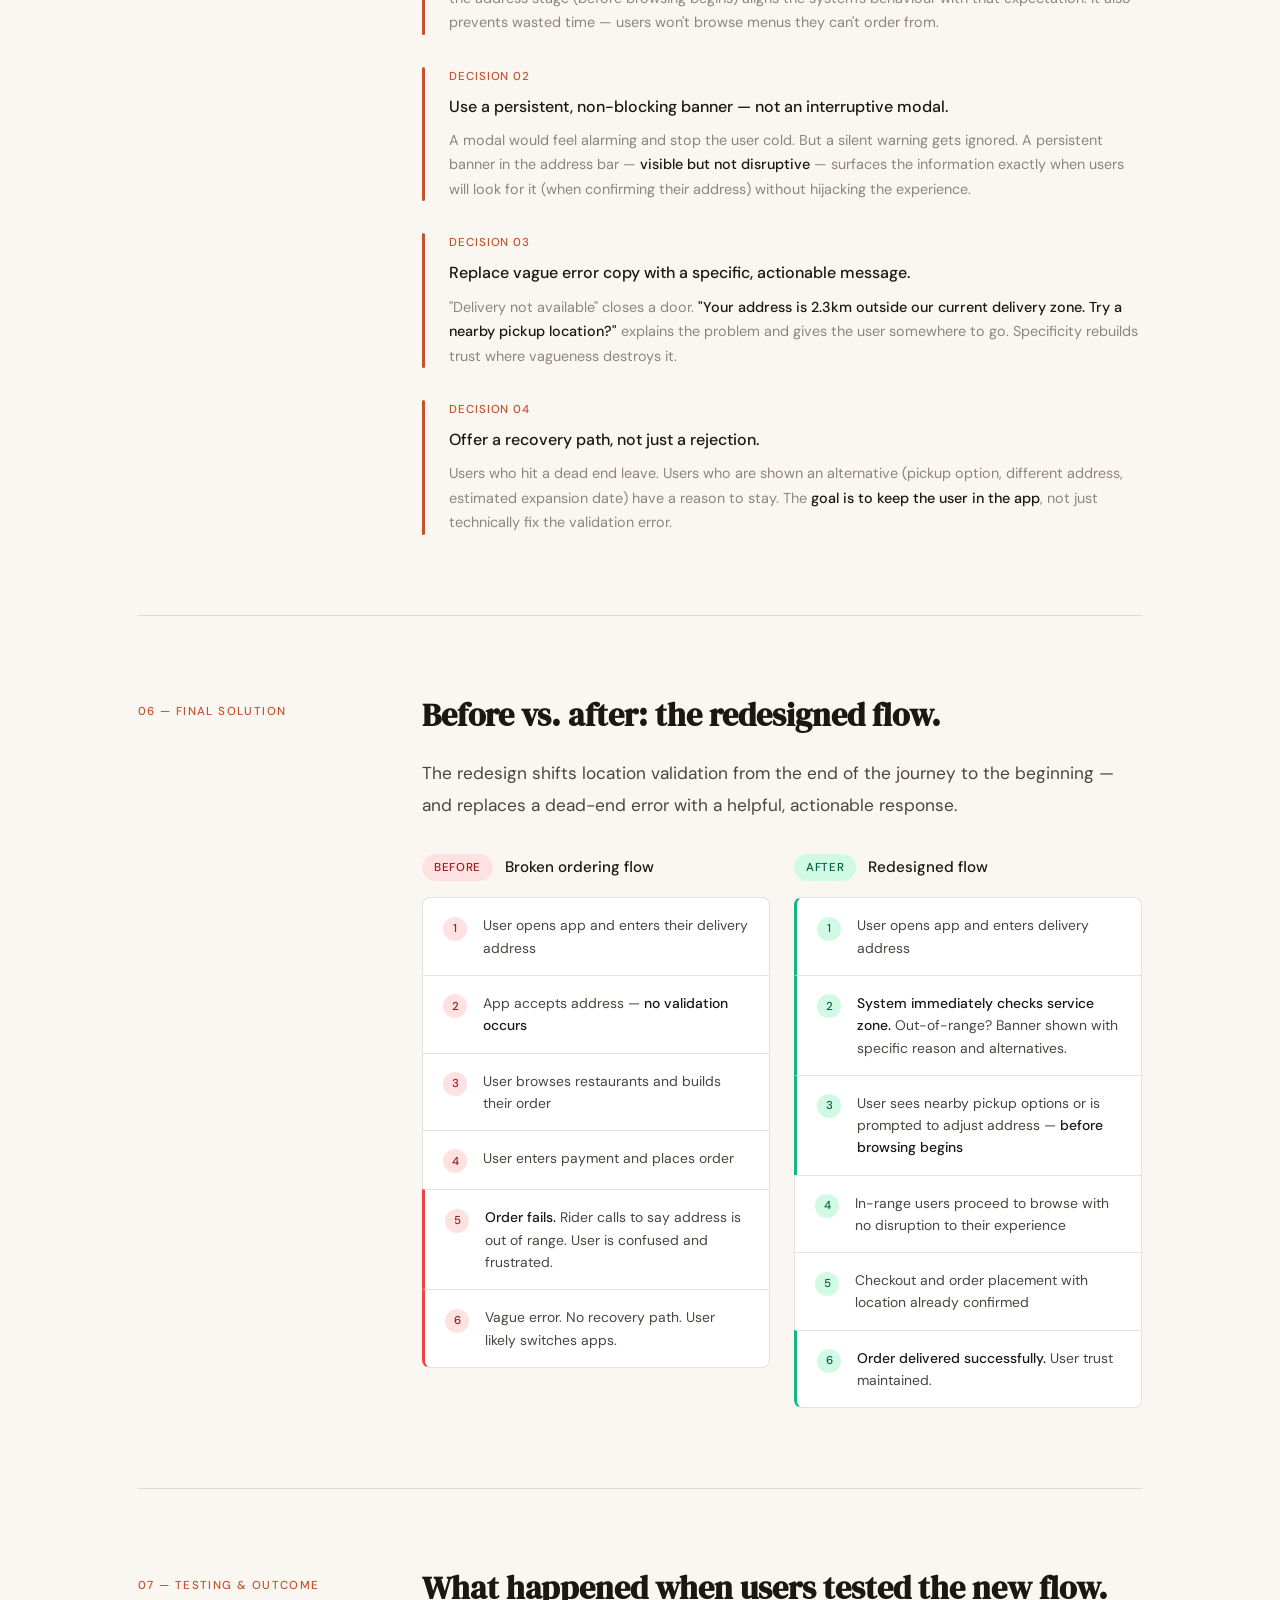
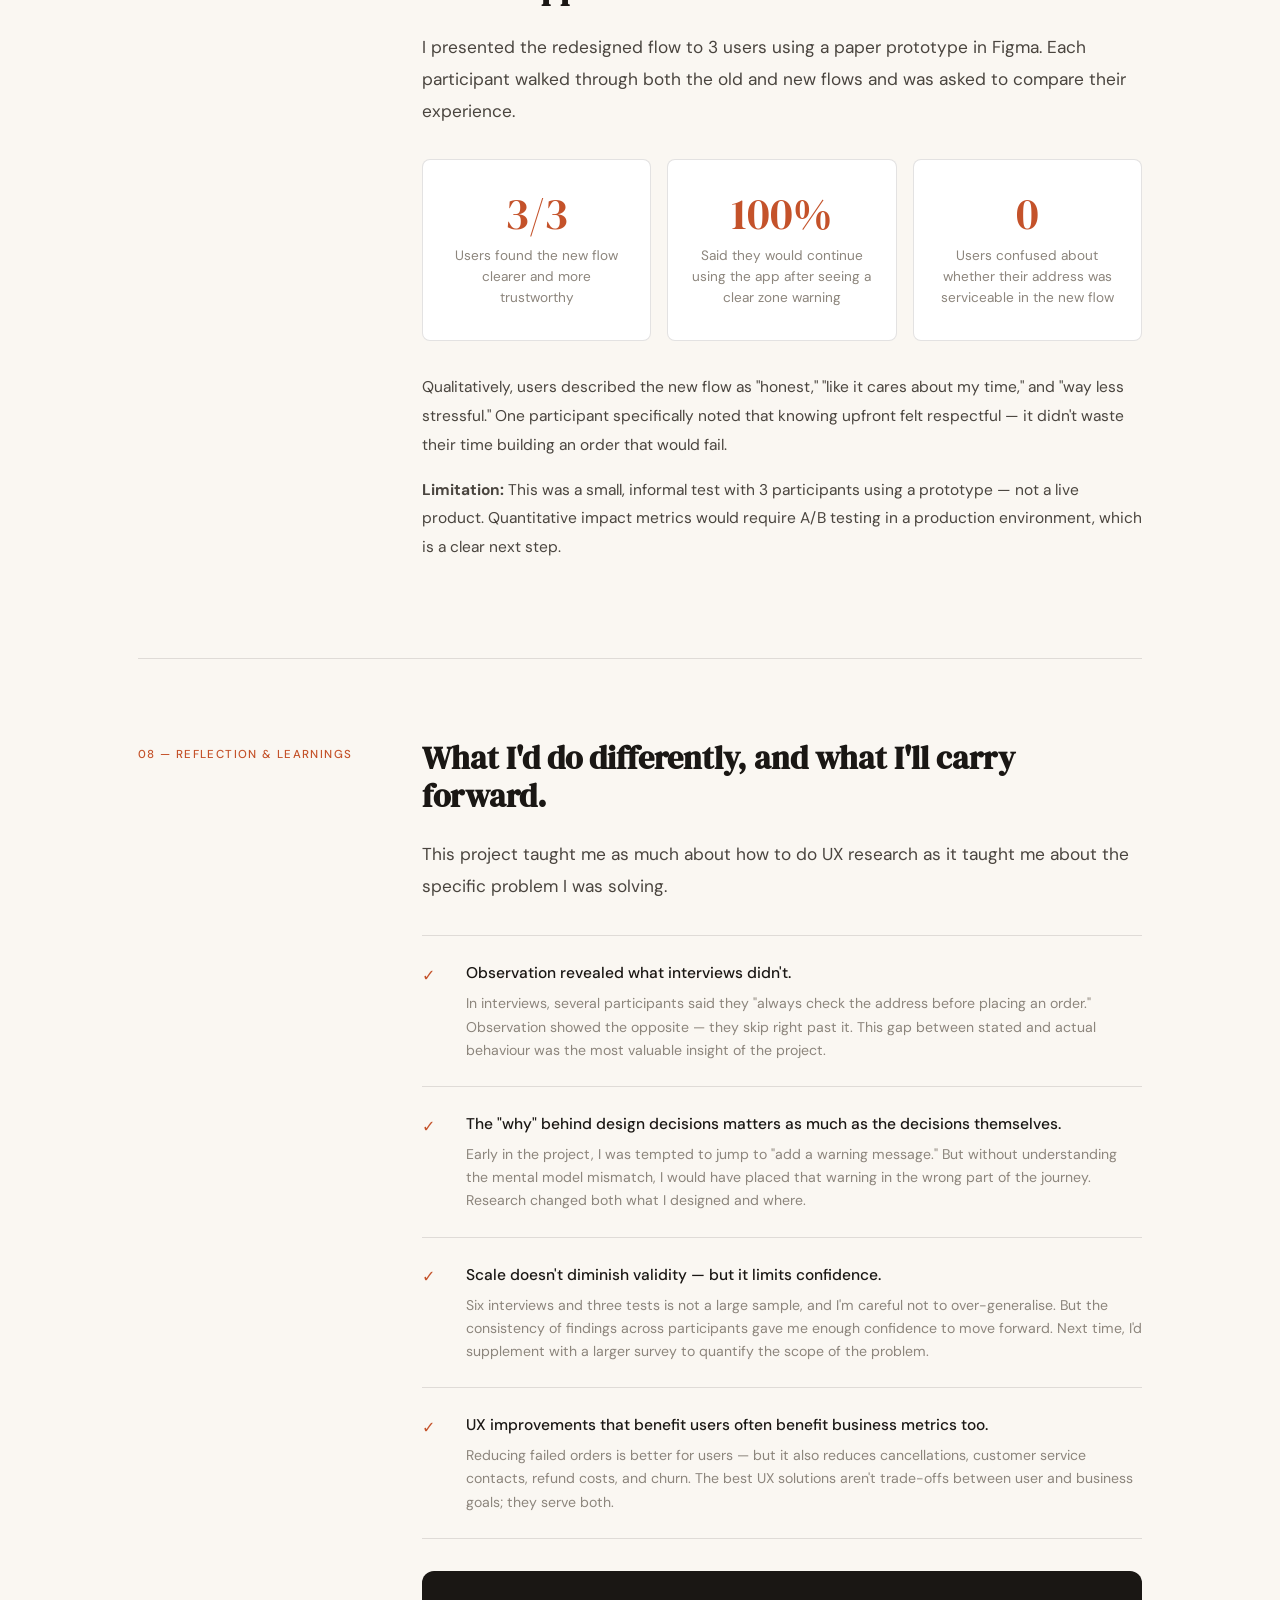
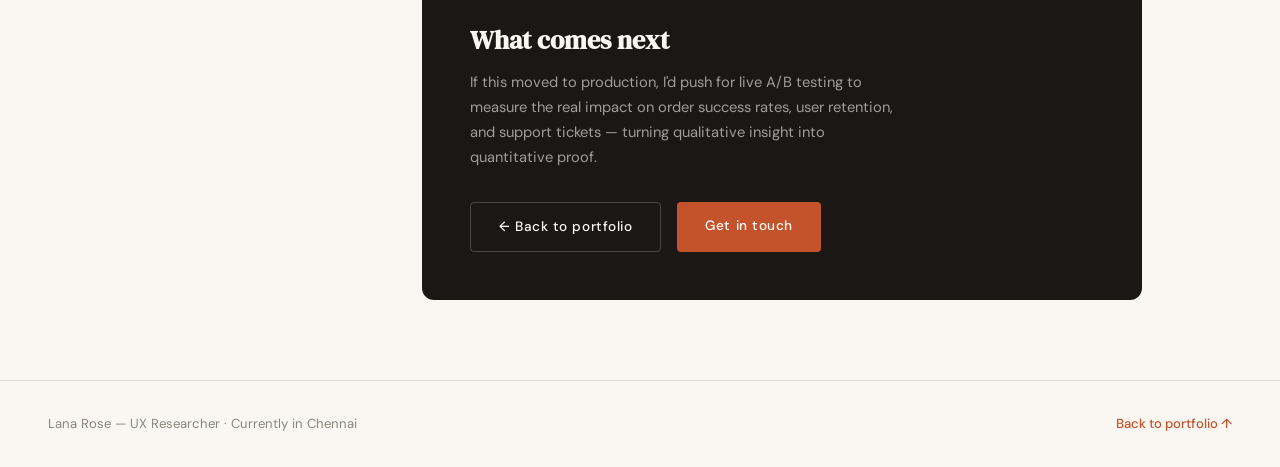
<file: project1.html>
<!DOCTYPE html>
<html lang="en">
<head>
<meta charset="UTF-8">
<meta name="viewport" content="width=device-width, initial-scale=1.0">
<title>Food Delivery UX — Lana Rose</title>
<link rel="preconnect" href="https://fonts.googleapis.com">
<link href="https://fonts.googleapis.com/css2?family=DM+Serif+Display:ital@0;1&family=DM+Sans:wght@300;400;500&display=swap" rel="stylesheet">
<style>
  *, *::before, *::after { box-sizing: border-box; margin: 0; padding: 0; }

  :root {
    --cream: #FAF7F2;
    --ink: #1A1714;
    --ink-soft: #4A453F;
    --ink-muted: #8C857C;
    --rust: #C4522A;
    --rust-light: #F0E0D8;
    --rust-dark: #8B3A1E;
    --border: rgba(26,23,20,0.12);
    --serif: 'DM Serif Display', Georgia, serif;
    --sans: 'DM Sans', system-ui, sans-serif;
  }

  html { scroll-behavior: smooth; }
  body {
    background: var(--cream);
    color: var(--ink);
    font-family: var(--sans);
    font-weight: 400;
    line-height: 1.7;
  }

  /* ── NAV ── */
  nav {
    position: fixed; top: 0; left: 0; right: 0; z-index: 100;
    padding: 1.25rem 3rem;
    display: flex; align-items: center; justify-content: space-between;
    background: rgba(250,247,242,0.92);
    backdrop-filter: blur(10px);
    border-bottom: 1px solid var(--border);
  }
  .nav-back {
    font-size: 0.82rem;
    font-weight: 500;
    letter-spacing: 0.04em;
    color: var(--ink-soft);
    text-decoration: none;
    display: flex; align-items: center; gap: 0.4rem;
    transition: color 0.2s;
  }
  .nav-back:hover { color: var(--rust); }
  .nav-logo { font-family: var(--serif); font-size: 1.1rem; color: var(--ink); text-decoration: none; }
  .nav-right { display: flex; gap: 1.5rem; }
  .nav-right a {
    font-size: 0.8rem; font-weight: 500; letter-spacing: 0.07em;
    text-transform: uppercase; color: var(--ink-muted); text-decoration: none;
    transition: color 0.2s;
  }
  .nav-right a:hover { color: var(--rust); }

  /* ── HERO ── */
  .case-hero {
    padding-top: 5rem;
    background: var(--ink);
    color: var(--cream);
    min-height: 90vh;
    display: grid;
    grid-template-rows: 1fr auto;
  }
  .hero-inner {
    display: grid;
    grid-template-columns: 1fr 1fr;
    gap: 0;
    max-width: 100%;
  }
  .hero-content {
    padding: 5rem 3rem 4rem;
    display: flex;
    flex-direction: column;
    justify-content: center;
    border-right: 1px solid rgba(255,255,255,0.1);
  }
  .breadcrumb {
    font-size: 0.75rem;
    letter-spacing: 0.1em;
    text-transform: uppercase;
    color: var(--rust);
    font-weight: 500;
    margin-bottom: 1.5rem;
    display: flex;
    align-items: center;
    gap: 0.5rem;
  }
  .breadcrumb span { color: rgba(250,247,242,0.3); }
  .case-title {
    font-family: var(--serif);
    font-size: clamp(2.5rem, 4.5vw, 4.5rem);
    line-height: 1.05;
    margin-bottom: 1.5rem;
    color: var(--cream);
  }
  .case-title em { font-style: italic; color: #E8906A; }
  .case-sub {
    font-size: 1.05rem;
    color: rgba(250,247,242,0.65);
    max-width: 46ch;
    line-height: 1.8;
    margin-bottom: 3rem;
  }
  .meta-row {
    display: flex;
    gap: 0;
    border-top: 1px solid rgba(255,255,255,0.1);
    padding-top: 2rem;
  }
  .meta-item {
    padding-right: 2rem;
    margin-right: 2rem;
    border-right: 1px solid rgba(255,255,255,0.1);
  }
  .meta-item:last-child { border-right: none; }
  .meta-label {
    font-size: 0.72rem;
    letter-spacing: 0.1em;
    text-transform: uppercase;
    color: rgba(250,247,242,0.4);
    margin-bottom: 0.35rem;
  }
  .meta-value {
    font-size: 0.9rem;
    font-weight: 500;
    color: var(--cream);
  }
  .hero-visual {
    padding: 5rem 3rem 4rem;
    display: flex;
    flex-direction: column;
    justify-content: center;
    gap: 1.25rem;
  }
  .quote-card {
    background: rgba(196,82,42,0.15);
    border: 1px solid rgba(196,82,42,0.3);
    border-left: 3px solid var(--rust);
    border-radius: 0.5rem;
    padding: 1.5rem;
  }
  .quote-text {
    font-family: var(--serif);
    font-size: 1.15rem;
    font-style: italic;
    color: var(--cream);
    line-height: 1.55;
    margin-bottom: 0.75rem;
  }
  .quote-attr { font-size: 0.8rem; color: rgba(250,247,242,0.45); letter-spacing: 0.04em; }
  .tags-row { display: flex; flex-wrap: wrap; gap: 0.5rem; margin-top: 0.5rem; }
  .tag {
    font-size: 0.75rem;
    padding: 0.3rem 0.8rem;
    border-radius: 2rem;
    background: rgba(255,255,255,0.07);
    border: 1px solid rgba(255,255,255,0.12);
    color: rgba(250,247,242,0.7);
    letter-spacing: 0.04em;
  }
  .hero-scroll-bar {
    display: flex;
    align-items: center;
    gap: 1rem;
    padding: 1.5rem 3rem;
    border-top: 1px solid rgba(255,255,255,0.08);
    font-size: 0.75rem;
    letter-spacing: 0.08em;
    text-transform: uppercase;
    color: rgba(250,247,242,0.3);
    overflow-x: auto;
  }
  .scroll-sep { color: rgba(255,255,255,0.15); }
  .hero-scroll-bar a {
    color: rgba(250,247,242,0.4);
    text-decoration: none;
    transition: color 0.2s;
    white-space: nowrap;
  }
  .hero-scroll-bar a:hover { color: var(--rust); }

  /* ── CONTENT ── */
  .content { max-width: 1100px; margin: 0 auto; padding: 0 3rem; }

  /* ── SECTION BLOCKS ── */
  .case-section {
    padding: 5rem 0;
    border-bottom: 1px solid var(--border);
  }
  .case-section:last-child { border-bottom: none; }
  .section-header {
    display: grid;
    grid-template-columns: 220px 1fr;
    gap: 4rem;
    align-items: start;
  }
  .section-label {
    font-size: 0.72rem;
    letter-spacing: 0.12em;
    text-transform: uppercase;
    color: var(--rust);
    font-weight: 500;
    padding-top: 0.4rem;
    position: sticky;
    top: 6rem;
  }
  .section-body { }
  h2 {
    font-family: var(--serif);
    font-size: clamp(1.6rem, 2.5vw, 2.2rem);
    line-height: 1.2;
    margin-bottom: 1.5rem;
  }
  p.lead {
    font-size: 1.08rem;
    color: var(--ink-soft);
    line-height: 1.85;
    margin-bottom: 1.25rem;
  }
  p.body-text {
    font-size: 0.97rem;
    color: var(--ink-soft);
    line-height: 1.85;
    margin-bottom: 1rem;
  }

  /* Pain points */
  .pain-grid {
    display: grid;
    grid-template-columns: 1fr 1fr;
    gap: 1rem;
    margin-top: 2rem;
  }
  .pain-card {
    background: #fff;
    border: 1px solid var(--border);
    border-top: 3px solid var(--rust);
    border-radius: 0.5rem;
    padding: 1.5rem;
  }
  .pain-icon { font-size: 1.3rem; margin-bottom: 0.75rem; }
  .pain-title { font-weight: 500; margin-bottom: 0.4rem; font-size: 0.97rem; }
  .pain-desc { font-size: 0.87rem; color: var(--ink-muted); line-height: 1.65; }

  /* Research methods */
  .methods-row {
    display: grid;
    grid-template-columns: repeat(3, 1fr);
    gap: 1rem;
    margin-top: 2rem;
  }
  .method-card {
    background: #fff;
    border: 1px solid var(--border);
    border-radius: 0.5rem;
    padding: 1.5rem;
  }
  .method-num {
    font-family: var(--serif);
    font-size: 2rem;
    color: var(--rust);
    line-height: 1;
    margin-bottom: 0.75rem;
  }
  .method-title { font-weight: 500; font-size: 0.95rem; margin-bottom: 0.3rem; }
  .method-desc { font-size: 0.83rem; color: var(--ink-muted); line-height: 1.6; }

  /* Insights */
  .insights-list { margin-top: 2rem; display: flex; flex-direction: column; gap: 1rem; }
  .insight-item {
    display: flex;
    gap: 1.25rem;
    align-items: flex-start;
    padding: 1.25rem 1.5rem;
    background: #fff;
    border: 1px solid var(--border);
    border-radius: 0.5rem;
  }
  .insight-dot {
    width: 0.6rem; height: 0.6rem;
    background: var(--rust);
    border-radius: 50%;
    flex-shrink: 0;
    margin-top: 0.5rem;
  }
  .insight-text { font-size: 0.95rem; color: var(--ink-soft); line-height: 1.7; }
  .insight-text strong { color: var(--ink); font-weight: 500; }

  /* Design decisions */
  .decisions-list { margin-top: 2rem; display: flex; flex-direction: column; gap: 2rem; }
  .decision-item {
    display: grid;
    grid-template-columns: 3px 1fr;
    gap: 1.5rem;
  }
  .decision-line { background: var(--rust); border-radius: 2px; }
  .decision-content { }
  .decision-label {
    font-size: 0.72rem;
    letter-spacing: 0.08em;
    text-transform: uppercase;
    color: var(--rust);
    font-weight: 500;
    margin-bottom: 0.4rem;
  }
  .decision-title { font-weight: 500; font-size: 1rem; margin-bottom: 0.5rem; }
  .decision-why { font-size: 0.9rem; color: var(--ink-muted); line-height: 1.7; }
  .decision-why strong { color: var(--ink); font-weight: 500; }

  /* Flow comparison */
  .flow-compare {
    display: grid;
    grid-template-columns: 1fr 1fr;
    gap: 1.5rem;
    margin-top: 2rem;
  }
  .flow-col { }
  .flow-header {
    display: flex;
    align-items: center;
    gap: 0.75rem;
    margin-bottom: 1rem;
  }
  .flow-badge {
    font-size: 0.72rem;
    font-weight: 500;
    letter-spacing: 0.06em;
    text-transform: uppercase;
    padding: 0.25rem 0.75rem;
    border-radius: 2rem;
  }
  .flow-badge.before { background: #FEE2E2; color: #991B1B; }
  .flow-badge.after { background: #D1FAE5; color: #065F46; }
  .flow-title { font-weight: 500; font-size: 0.95rem; }
  .flow-steps { display: flex; flex-direction: column; gap: 0; }
  .flow-step {
    display: flex;
    align-items: flex-start;
    gap: 1rem;
    padding: 1rem 1.25rem;
    background: #fff;
    border: 1px solid var(--border);
    border-bottom: none;
    position: relative;
  }
  .flow-step:first-child { border-radius: 0.5rem 0.5rem 0 0; }
  .flow-step:last-child { border-bottom: 1px solid var(--border); border-radius: 0 0 0.5rem 0.5rem; }
  .flow-step-num {
    width: 1.5rem; height: 1.5rem;
    border-radius: 50%;
    display: flex; align-items: center; justify-content: center;
    font-size: 0.72rem;
    font-weight: 500;
    flex-shrink: 0;
    margin-top: 0.15rem;
  }
  .before .flow-step-num { background: #FEE2E2; color: #991B1B; }
  .after .flow-step-num { background: #D1FAE5; color: #065F46; }
  .flow-step-text { font-size: 0.87rem; color: var(--ink-soft); line-height: 1.6; }
  .flow-step-text strong { color: var(--ink); font-weight: 500; }
  .flow-step.problem { border-left: 3px solid #EF4444; }
  .flow-step.solution { border-left: 3px solid #10B981; }

  /* Outcomes */
  .outcome-grid {
    display: grid;
    grid-template-columns: repeat(3, 1fr);
    gap: 1rem;
    margin-top: 2rem;
    margin-bottom: 2rem;
  }
  .outcome-card {
    text-align: center;
    padding: 2rem 1.5rem;
    background: #fff;
    border: 1px solid var(--border);
    border-radius: 0.5rem;
  }
  .outcome-num {
    font-family: var(--serif);
    font-size: 2.8rem;
    color: var(--rust);
    line-height: 1;
    margin-bottom: 0.5rem;
  }
  .outcome-label { font-size: 0.85rem; color: var(--ink-muted); line-height: 1.55; }

  /* Learnings */
  .learnings-list { margin-top: 2rem; }
  .learning-item {
    padding: 1.5rem 0;
    border-bottom: 1px solid var(--border);
    display: grid;
    grid-template-columns: 1.5rem 1fr;
    gap: 1.25rem;
    align-items: start;
  }
  .learning-item:first-child { border-top: 1px solid var(--border); }
  .learning-check {
    color: var(--rust);
    font-size: 1rem;
    margin-top: 0.1rem;
  }
  .learning-title { font-weight: 500; margin-bottom: 0.35rem; font-size: 0.97rem; }
  .learning-desc { font-size: 0.88rem; color: var(--ink-muted); line-height: 1.65; }

  /* Next steps */
  .next-card {
    background: var(--ink);
    color: var(--cream);
    border-radius: 0.75rem;
    padding: 3rem;
    display: flex;
    align-items: center;
    justify-content: space-between;
    gap: 2rem;
    margin-top: 2rem;
    flex-wrap: wrap;
  }
  .next-text h3 { font-family: var(--serif); font-size: 1.6rem; margin-bottom: 0.5rem; color: var(--cream); }
  .next-text p { font-size: 0.92rem; color: rgba(250,247,242,0.6); max-width: 44ch; line-height: 1.7; }
  .btn {
    display: inline-block;
    padding: 0.75rem 1.75rem;
    font-family: var(--sans);
    font-size: 0.85rem;
    font-weight: 500;
    letter-spacing: 0.04em;
    text-decoration: none;
    border-radius: 0.25rem;
    transition: all 0.2s;
    cursor: pointer;
  }
  .btn-rust { background: var(--rust); color: #fff; }
  .btn-rust:hover { background: var(--rust-dark); }
  .btn-outline-light {
    border: 1px solid rgba(255,255,255,0.2);
    color: var(--cream);
    background: transparent;
    padding: 0.75rem 1.75rem;
    font-size: 0.85rem;
    font-weight: 500;
    letter-spacing: 0.04em;
    text-decoration: none;
    border-radius: 0.25rem;
    transition: all 0.2s;
    display: inline-block;
  }
  .btn-outline-light:hover { border-color: rgba(255,255,255,0.5); }

  @media (max-width: 768px) {
    nav { padding: 1rem 1.5rem; }
    .hero-inner { grid-template-columns: 1fr; }
    .hero-content { padding: 4rem 1.5rem 2rem; border-right: none; border-bottom: 1px solid rgba(255,255,255,0.1); }
    .hero-visual { padding: 2rem 1.5rem; }
    .content { padding: 0 1.5rem; }
    .section-header { grid-template-columns: 1fr; gap: 1rem; }
    .section-label { position: static; }
    .pain-grid, .flow-compare, .outcome-grid { grid-template-columns: 1fr; }
    .methods-row { grid-template-columns: 1fr; }
    .next-card { flex-direction: column; }
  }
</style>
</head>
<body>

<nav>
  <a href="index.html" class="nav-back">← Back to portfolio</a>
  <a href="index.html" class="nav-logo">Lana Rose</a>
  <div class="nav-right">
    <a href="#problem">Problem</a>
    <a href="#process">Process</a>
    <a href="#solution">Solution</a>
    <a href="#learnings">Learnings</a>
  </div>
</nav>

<!-- HERO -->
<section class="case-hero">
  <div class="hero-inner">
    <div class="hero-content">
      <div class="breadcrumb">UX Research <span>·</span> Case Study 01</div>
      <h1 class="case-title">
        Fixing a food delivery app's <em>invisible</em> failure.
      </h1>
      <p class="case-sub">
        Users were successfully placing orders to addresses outside the delivery zone — and only finding out when the rider called to cancel. This is the story of how I found the root cause and redesigned the experience to prevent it.
      </p>
      <div class="meta-row">
        <div class="meta-item">
          <p class="meta-label">Role</p>
          <p class="meta-value">UX Researcher</p>
        </div>
        <div class="meta-item">
          <p class="meta-label">Methods</p>
          <p class="meta-value">Interviews · Survey · Observation</p>
        </div>
        <div class="meta-item">
          <p class="meta-label">Tools</p>
          <p class="meta-value">Figma · Paper prototypes</p>
        </div>
        <div class="meta-item">
          <p class="meta-label">Participants</p>
          <p class="meta-value">6 users + 3 testers</p>
        </div>
      </div>
    </div>
    <div class="hero-visual">
      <div class="quote-card">
        <p class="quote-text">"Why did the app let me order if it can't deliver to my location?"</p>
        <p class="quote-attr">— Real user, after a failed delivery</p>
      </div>
      <div class="tags-row">
        <span class="tag">UX Research</span>
        <span class="tag">Service Design</span>
        <span class="tag">Error Prevention</span>
        <span class="tag">Figma</span>
        <span class="tag">User Interviews</span>
        <span class="tag">Usability Testing</span>
      </div>
    </div>
  </div>
  <div class="hero-scroll-bar">
    <a href="#problem">01. Problem</a>
    <span class="scroll-sep">—</span>
    <a href="#goals">02. Goals</a>
    <span class="scroll-sep">—</span>
    <a href="#research">03. Research</a>
    <span class="scroll-sep">—</span>
    <a href="#insights">04. Insights</a>
    <span class="scroll-sep">—</span>
    <a href="#process">05. Design decisions</a>
    <span class="scroll-sep">—</span>
    <a href="#solution">06. Solution</a>
    <span class="scroll-sep">—</span>
    <a href="#outcome">07. Outcome</a>
    <span class="scroll-sep">—</span>
    <a href="#learnings">08. Learnings</a>
  </div>
</section>

<!-- CONTENT -->
<div class="content">

  <!-- 01. PROBLEM -->
  <div class="case-section" id="problem">
    <div class="section-header">
      <p class="section-label">01 — Problem statement</p>
      <div class="section-body">
        <h2>The app promises delivery it can't actually fulfil.</h2>
        <p class="lead">
          This project started with my own frustration. I placed an order through a popular food delivery app, received an order confirmation, and waited — only for the delivery rider to call and tell me my address was outside their serviceable range.
        </p>
        <p class="body-text">
          The app had accepted my address, processed my payment, and confirmed my order without ever checking whether delivery was actually possible. The failure happened at the worst moment: after commitment, after payment, after waiting.
        </p>
        <p class="body-text">
          This isn't just a bad experience. It erodes trust. If an app can't tell me it won't deliver to my house until after the order is placed, why would I trust anything else it tells me?
        </p>

        <div class="pain-grid">
          <div class="pain-card">
            <div class="pain-icon">⚠️</div>
            <p class="pain-title">Late-stage failure</p>
            <p class="pain-desc">The error surfaces only after an order is placed and payment is taken — the worst possible moment.</p>
          </div>
          <div class="pain-card">
            <div class="pain-icon">🔇</div>
            <p class="pain-title">No upfront warning</p>
            <p class="pain-desc">There is no pre-order check, alert, or indication that the address might be outside the service zone.</p>
          </div>
          <div class="pain-card">
            <div class="pain-icon">📉</div>
            <p class="pain-title">Trust collapse</p>
            <p class="pain-desc">Users feel deceived. The app appeared to accept their address, so the cancellation feels like a broken promise.</p>
          </div>
          <div class="pain-card">
            <div class="pain-icon">🔁</div>
            <p class="pain-title">No graceful recovery</p>
            <p class="pain-desc">After cancellation, there is no guided path to find a nearby restaurant that can deliver, or to update the address.</p>
          </div>
        </div>
      </div>
    </div>
  </div>

  <!-- 02. GOALS -->
  <div class="case-section" id="goals">
    <div class="section-header">
      <p class="section-label">02 — Research goals</p>
      <div class="section-body">
        <h2>What I set out to understand and achieve.</h2>
        <p class="lead">
          Before touching any design, I defined two layers of goals: what I needed to <em>learn</em> through research, and what I wanted the redesigned experience to <em>achieve</em>.
        </p>

        <div class="insights-list">
          <div class="insight-item">
            <div class="insight-dot" style="background: #6366F1;"></div>
            <p class="insight-text"><strong>Research goal 1:</strong> Understand whether this was an isolated incident or a pattern experienced by other users in different locations.</p>
          </div>
          <div class="insight-item">
            <div class="insight-dot" style="background: #6366F1;"></div>
            <p class="insight-text"><strong>Research goal 2:</strong> Identify at what stage in the ordering journey users expect location availability to be confirmed.</p>
          </div>
          <div class="insight-item">
            <div class="insight-dot" style="background: #6366F1;"></div>
            <p class="insight-text"><strong>Research goal 3:</strong> Understand how users respond emotionally and behaviourally after a failed delivery — do they retry, switch apps, or abandon?</p>
          </div>
          <div class="insight-item">
            <div class="insight-dot"></div>
            <p class="insight-text"><strong>Design goal 1:</strong> Prevent failed orders by validating location availability before the user reaches checkout.</p>
          </div>
          <div class="insight-item">
            <div class="insight-dot"></div>
            <p class="insight-text"><strong>Design goal 2:</strong> Communicate service limitations clearly and early, without disrupting the experience for users in-range.</p>
          </div>
          <div class="insight-item">
            <div class="insight-dot"></div>
            <p class="insight-text"><strong>Design goal 3:</strong> Provide a helpful recovery path if a location isn't serviceable, rather than a dead end.</p>
          </div>
        </div>
      </div>
    </div>
  </div>

  <!-- 03. RESEARCH -->
  <div class="case-section" id="research">
    <div class="section-header">
      <p class="section-label">03 — Research process</p>
      <div class="section-body">
        <h2>Listening before designing.</h2>
        <p class="lead">
          I spoke with 6 frequent food delivery app users across different parts of Chennai. Rather than jumping to solutions, I wanted to first understand their mental models: what do users expect the app to verify, and when?
        </p>
        <p class="body-text">
          I used three methods in combination, deliberately chosen to triangulate findings. No single method tells the whole story.
        </p>

        <div class="methods-row">
          <div class="method-card">
            <div class="method-num">01</div>
            <p class="method-title">User interviews</p>
            <p class="method-desc">30-minute semi-structured conversations exploring past ordering experiences, frustrations, and expectations. I asked about both positive and negative experiences to avoid leading the narrative.</p>
          </div>
          <div class="method-card">
            <div class="method-num">02</div>
            <p class="method-title">Observation</p>
            <p class="method-desc">I watched 3 participants place a real order while thinking aloud. This revealed gaps between what users say they do and what they actually do — including that most skip past the address confirmation screen.</p>
          </div>
          <div class="method-card">
            <div class="method-num">03</div>
            <p class="method-title">Quick survey</p>
            <p class="method-desc">A brief 5-question survey to quantify how common the problem was. 4 out of 6 interview participants reported experiencing at least one failed or cancelled order due to location issues.</p>
          </div>
        </div>

        <div class="quote-card" style="margin-top: 2rem; background: var(--rust-light); border-color: rgba(196,82,42,0.2); border-left-color: var(--rust);">
          <p class="quote-text" style="color: var(--ink);">"I assumed if I could type my address in, it would work. No one checks a map when ordering food."</p>
          <p class="quote-attr" style="color: var(--ink-muted);">— Interview participant, age 28</p>
        </div>
      </div>
    </div>
  </div>

  <!-- 04. INSIGHTS -->
  <div class="case-section" id="insights">
    <div class="section-header">
      <p class="section-label">04 — Key insights</p>
      <div class="section-body">
        <h2>What the research revealed.</h2>
        <p class="lead">
          These four findings directly shaped every design decision that followed. Each one pointed to a mismatch between user expectations and system behaviour.
        </p>

        <div class="insights-list">
          <div class="insight-item">
            <div class="insight-dot"></div>
            <p class="insight-text"><strong>Users assume address acceptance equals delivery confirmation.</strong> If the app accepts their address, they believe it can deliver. No one reads this as "address saved" — they read it as "order will arrive."</p>
          </div>
          <div class="insight-item">
            <div class="insight-dot"></div>
            <p class="insight-text"><strong>Location is checked too late in the current flow.</strong> By the time the system flags an issue, users have already invested time choosing items, reviewing their cart, and entering payment. The failure feels like a breach of contract.</p>
          </div>
          <div class="insight-item">
            <div class="insight-dot"></div>
            <p class="insight-text"><strong>The error message is vague and unhelpful.</strong> "Delivery not available" tells users nothing. They don't know if it's a temporary issue, a zone boundary, or something they can fix by changing their address.</p>
          </div>
          <div class="insight-item">
            <div class="insight-dot"></div>
            <p class="insight-text"><strong>Failed orders significantly reduce app trust and re-use.</strong> 3 out of 6 participants said they switched to a competitor after a failed delivery — not because the alternative was better, but because it felt safer.</p>
          </div>
        </div>
      </div>
    </div>
  </div>

  <!-- 05. DESIGN DECISIONS -->
  <div class="case-section" id="process">
    <div class="section-header">
      <p class="section-label">05 — Design decisions</p>
      <div class="section-body">
        <h2>The "why" behind every choice.</h2>
        <p class="lead">
          Good UX design isn't about what you build — it's about why. Here are the key decisions I made and the reasoning that drove each one.
        </p>

        <div class="decisions-list">
          <div class="decision-item">
            <div class="decision-line"></div>
            <div class="decision-content">
              <p class="decision-label">Decision 01</p>
              <p class="decision-title">Validate location immediately after address entry — not at checkout.</p>
              <p class="decision-why">The research showed users' mental model is clear: <strong>if I can type it, it should work.</strong> Moving validation to the address stage (before browsing begins) aligns the system's behaviour with that expectation. It also prevents wasted time — users won't browse menus they can't order from.</p>
            </div>
          </div>
          <div class="decision-item">
            <div class="decision-line"></div>
            <div class="decision-content">
              <p class="decision-label">Decision 02</p>
              <p class="decision-title">Use a persistent, non-blocking banner — not an interruptive modal.</p>
              <p class="decision-why">A modal would feel alarming and stop the user cold. But a silent warning gets ignored. A persistent banner in the address bar — <strong>visible but not disruptive</strong> — surfaces the information exactly when users will look for it (when confirming their address) without hijacking the experience.</p>
            </div>
          </div>
          <div class="decision-item">
            <div class="decision-line"></div>
            <div class="decision-content">
              <p class="decision-label">Decision 03</p>
              <p class="decision-title">Replace vague error copy with a specific, actionable message.</p>
              <p class="decision-why">"Delivery not available" closes a door. <strong>"Your address is 2.3km outside our current delivery zone. Try a nearby pickup location?"</strong> explains the problem and gives the user somewhere to go. Specificity rebuilds trust where vagueness destroys it.</p>
            </div>
          </div>
          <div class="decision-item">
            <div class="decision-line"></div>
            <div class="decision-content">
              <p class="decision-label">Decision 04</p>
              <p class="decision-title">Offer a recovery path, not just a rejection.</p>
              <p class="decision-why">Users who hit a dead end leave. Users who are shown an alternative (pickup option, different address, estimated expansion date) have a reason to stay. The <strong>goal is to keep the user in the app</strong>, not just technically fix the validation error.</p>
            </div>
          </div>
        </div>
      </div>
    </div>
  </div>

  <!-- 06. SOLUTION -->
  <div class="case-section" id="solution">
    <div class="section-header">
      <p class="section-label">06 — Final solution</p>
      <div class="section-body">
        <h2>Before vs. after: the redesigned flow.</h2>
        <p class="lead">
          The redesign shifts location validation from the end of the journey to the beginning — and replaces a dead-end error with a helpful, actionable response.
        </p>

        <div class="flow-compare">
          <div class="flow-col before">
            <div class="flow-header">
              <span class="flow-badge before">Before</span>
              <span class="flow-title">Broken ordering flow</span>
            </div>
            <div class="flow-steps">
              <div class="flow-step">
                <div class="flow-step-num">1</div>
                <div class="flow-step-text">User opens app and enters their delivery address</div>
              </div>
              <div class="flow-step">
                <div class="flow-step-num">2</div>
                <div class="flow-step-text">App accepts address — <strong>no validation occurs</strong></div>
              </div>
              <div class="flow-step">
                <div class="flow-step-num">3</div>
                <div class="flow-step-text">User browses restaurants and builds their order</div>
              </div>
              <div class="flow-step">
                <div class="flow-step-num">4</div>
                <div class="flow-step-text">User enters payment and places order</div>
              </div>
              <div class="flow-step problem">
                <div class="flow-step-num">5</div>
                <div class="flow-step-text"><strong>Order fails.</strong> Rider calls to say address is out of range. User is confused and frustrated.</div>
              </div>
              <div class="flow-step problem">
                <div class="flow-step-num">6</div>
                <div class="flow-step-text">Vague error. No recovery path. User likely switches apps.</div>
              </div>
            </div>
          </div>
          <div class="flow-col after">
            <div class="flow-header">
              <span class="flow-badge after">After</span>
              <span class="flow-title">Redesigned flow</span>
            </div>
            <div class="flow-steps">
              <div class="flow-step solution">
                <div class="flow-step-num">1</div>
                <div class="flow-step-text">User opens app and enters delivery address</div>
              </div>
              <div class="flow-step solution">
                <div class="flow-step-num">2</div>
                <div class="flow-step-text"><strong>System immediately checks service zone.</strong> Out-of-range? Banner shown with specific reason and alternatives.</div>
              </div>
              <div class="flow-step solution">
                <div class="flow-step-num">3</div>
                <div class="flow-step-text">User sees nearby pickup options or is prompted to adjust address — <strong>before browsing begins</strong></div>
              </div>
              <div class="flow-step">
                <div class="flow-step-num">4</div>
                <div class="flow-step-text">In-range users proceed to browse with no disruption to their experience</div>
              </div>
              <div class="flow-step">
                <div class="flow-step-num">5</div>
                <div class="flow-step-text">Checkout and order placement with location already confirmed</div>
              </div>
              <div class="flow-step solution">
                <div class="flow-step-num">6</div>
                <div class="flow-step-text"><strong>Order delivered successfully.</strong> User trust maintained.</div>
              </div>
            </div>
          </div>
        </div>
      </div>
    </div>
  </div>

  <!-- 07. OUTCOME -->
  <div class="case-section" id="outcome">
    <div class="section-header">
      <p class="section-label">07 — Testing & outcome</p>
      <div class="section-body">
        <h2>What happened when users tested the new flow.</h2>
        <p class="lead">
          I presented the redesigned flow to 3 users using a paper prototype in Figma. Each participant walked through both the old and new flows and was asked to compare their experience.
        </p>

        <div class="outcome-grid">
          <div class="outcome-card">
            <div class="outcome-num">3/3</div>
            <p class="outcome-label">Users found the new flow clearer and more trustworthy</p>
          </div>
          <div class="outcome-card">
            <div class="outcome-num">100%</div>
            <p class="outcome-label">Said they would continue using the app after seeing a clear zone warning</p>
          </div>
          <div class="outcome-card">
            <div class="outcome-num">0</div>
            <p class="outcome-label">Users confused about whether their address was serviceable in the new flow</p>
          </div>
        </div>

        <p class="body-text">
          Qualitatively, users described the new flow as "honest," "like it cares about my time," and "way less stressful." One participant specifically noted that knowing upfront felt respectful — it didn't waste their time building an order that would fail.
        </p>
        <p class="body-text">
          <strong>Limitation:</strong> This was a small, informal test with 3 participants using a prototype — not a live product. Quantitative impact metrics would require A/B testing in a production environment, which is a clear next step.
        </p>
      </div>
    </div>
  </div>

  <!-- 08. LEARNINGS -->
  <div class="case-section" id="learnings">
    <div class="section-header">
      <p class="section-label">08 — Reflection & learnings</p>
      <div class="section-body">
        <h2>What I'd do differently, and what I'll carry forward.</h2>
        <p class="lead">
          This project taught me as much about how to do UX research as it taught me about the specific problem I was solving.
        </p>

        <div class="learnings-list">
          <div class="learning-item">
            <span class="learning-check">✓</span>
            <div>
              <p class="learning-title">Observation revealed what interviews didn't.</p>
              <p class="learning-desc">In interviews, several participants said they "always check the address before placing an order." Observation showed the opposite — they skip right past it. This gap between stated and actual behaviour was the most valuable insight of the project.</p>
            </div>
          </div>
          <div class="learning-item">
            <span class="learning-check">✓</span>
            <div>
              <p class="learning-title">The "why" behind design decisions matters as much as the decisions themselves.</p>
              <p class="learning-desc">Early in the project, I was tempted to jump to "add a warning message." But without understanding the mental model mismatch, I would have placed that warning in the wrong part of the journey. Research changed both what I designed and where.</p>
            </div>
          </div>
          <div class="learning-item">
            <span class="learning-check">✓</span>
            <div>
              <p class="learning-title">Scale doesn't diminish validity — but it limits confidence.</p>
              <p class="learning-desc">Six interviews and three tests is not a large sample, and I'm careful not to over-generalise. But the consistency of findings across participants gave me enough confidence to move forward. Next time, I'd supplement with a larger survey to quantify the scope of the problem.</p>
            </div>
          </div>
          <div class="learning-item">
            <span class="learning-check">✓</span>
            <div>
              <p class="learning-title">UX improvements that benefit users often benefit business metrics too.</p>
              <p class="learning-desc">Reducing failed orders is better for users — but it also reduces cancellations, customer service contacts, refund costs, and churn. The best UX solutions aren't trade-offs between user and business goals; they serve both.</p>
            </div>
          </div>
        </div>

        <div class="next-card">
          <div class="next-text">
            <h3>What comes next</h3>
            <p>If this moved to production, I'd push for live A/B testing to measure the real impact on order success rates, user retention, and support tickets — turning qualitative insight into quantitative proof.</p>
          </div>
          <div style="display: flex; gap: 1rem; flex-wrap: wrap;">
            <a href="index.html" class="btn-outline-light">← Back to portfolio</a>
            <a href="index.html#contact" class="btn btn-rust">Get in touch</a>
          </div>
        </div>
      </div>
    </div>
  </div>

</div><!-- end .content -->

<footer style="padding: 2rem 3rem; border-top: 1px solid rgba(26,23,20,0.12); display: flex; justify-content: space-between; align-items: center; font-size: 0.82rem; color: #8C857C; font-family: 'DM Sans', sans-serif; background: var(--cream);">
  <span>Lana Rose — UX Researcher · Currently in Chennai</span>
  <a href="index.html" style="color: #C4522A; text-decoration: none; font-weight: 500;">Back to portfolio ↑</a>
</footer>

</body>
</html>
</file>
